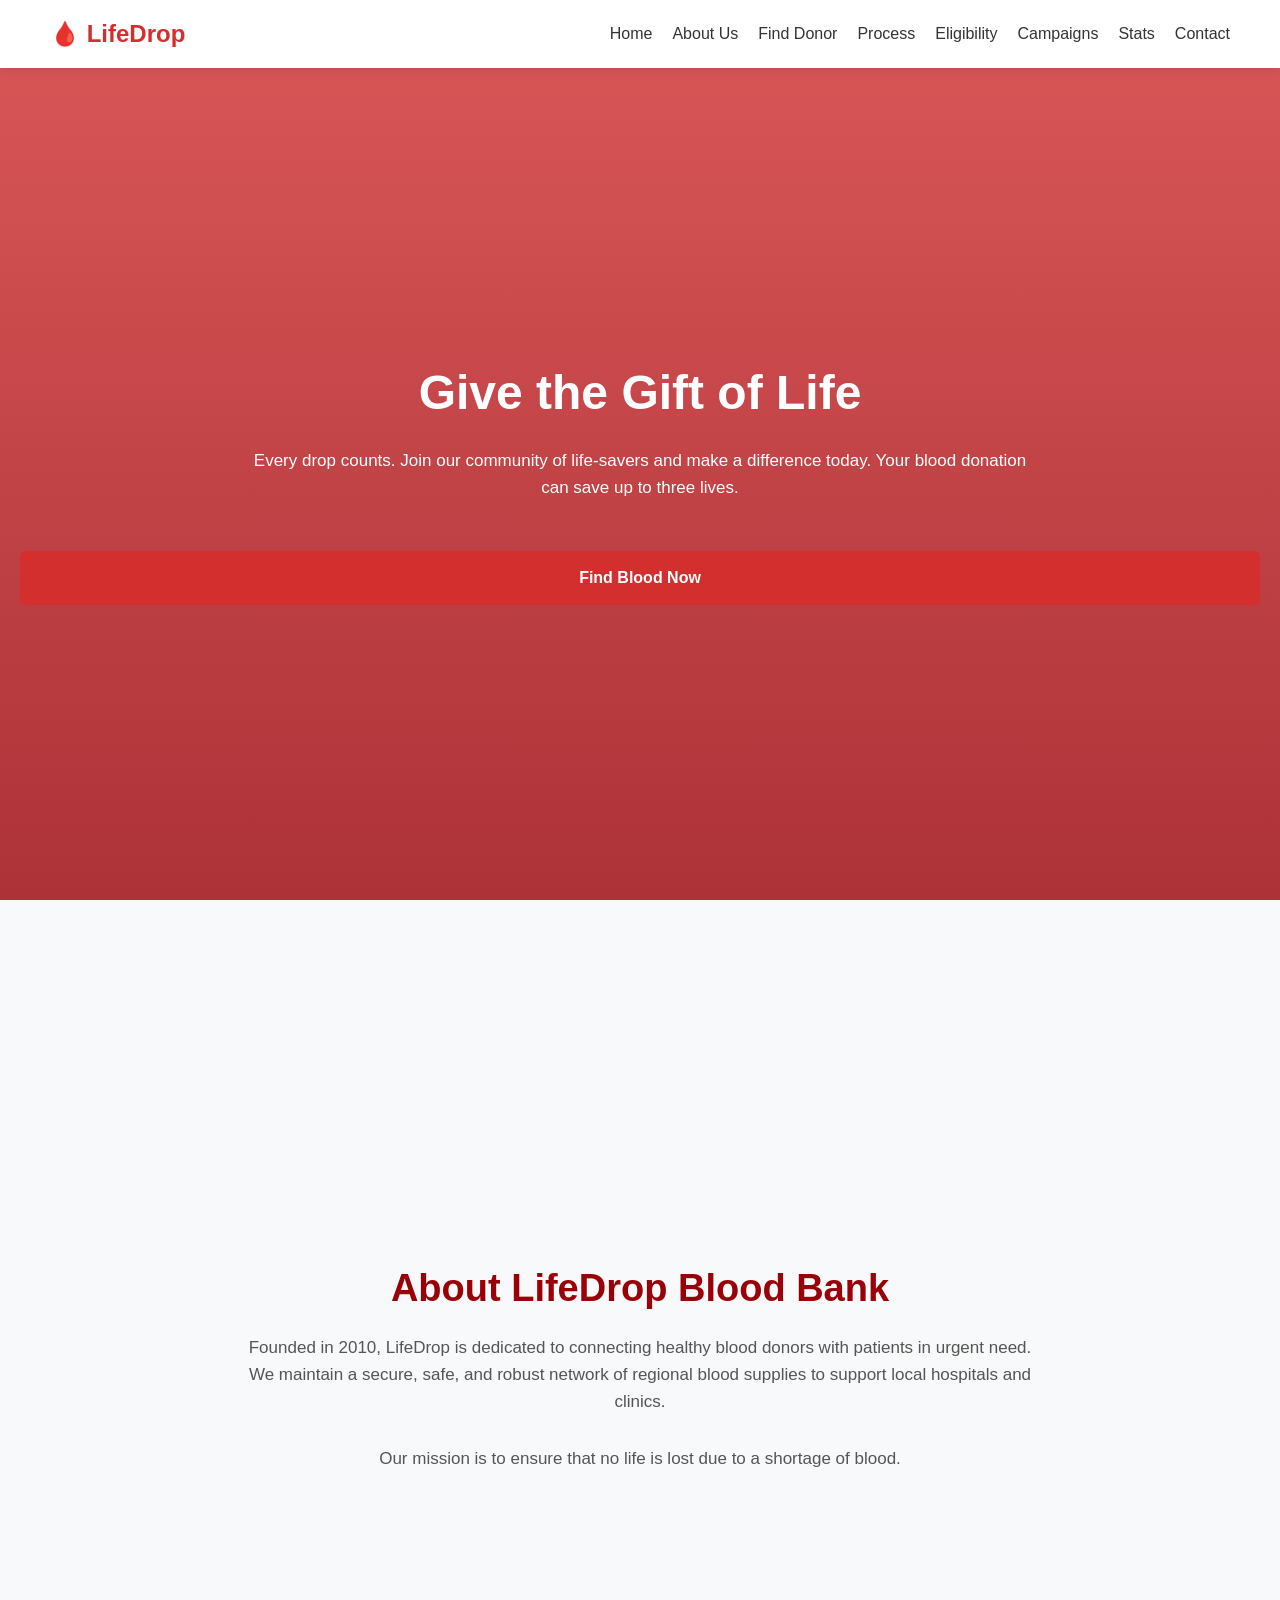
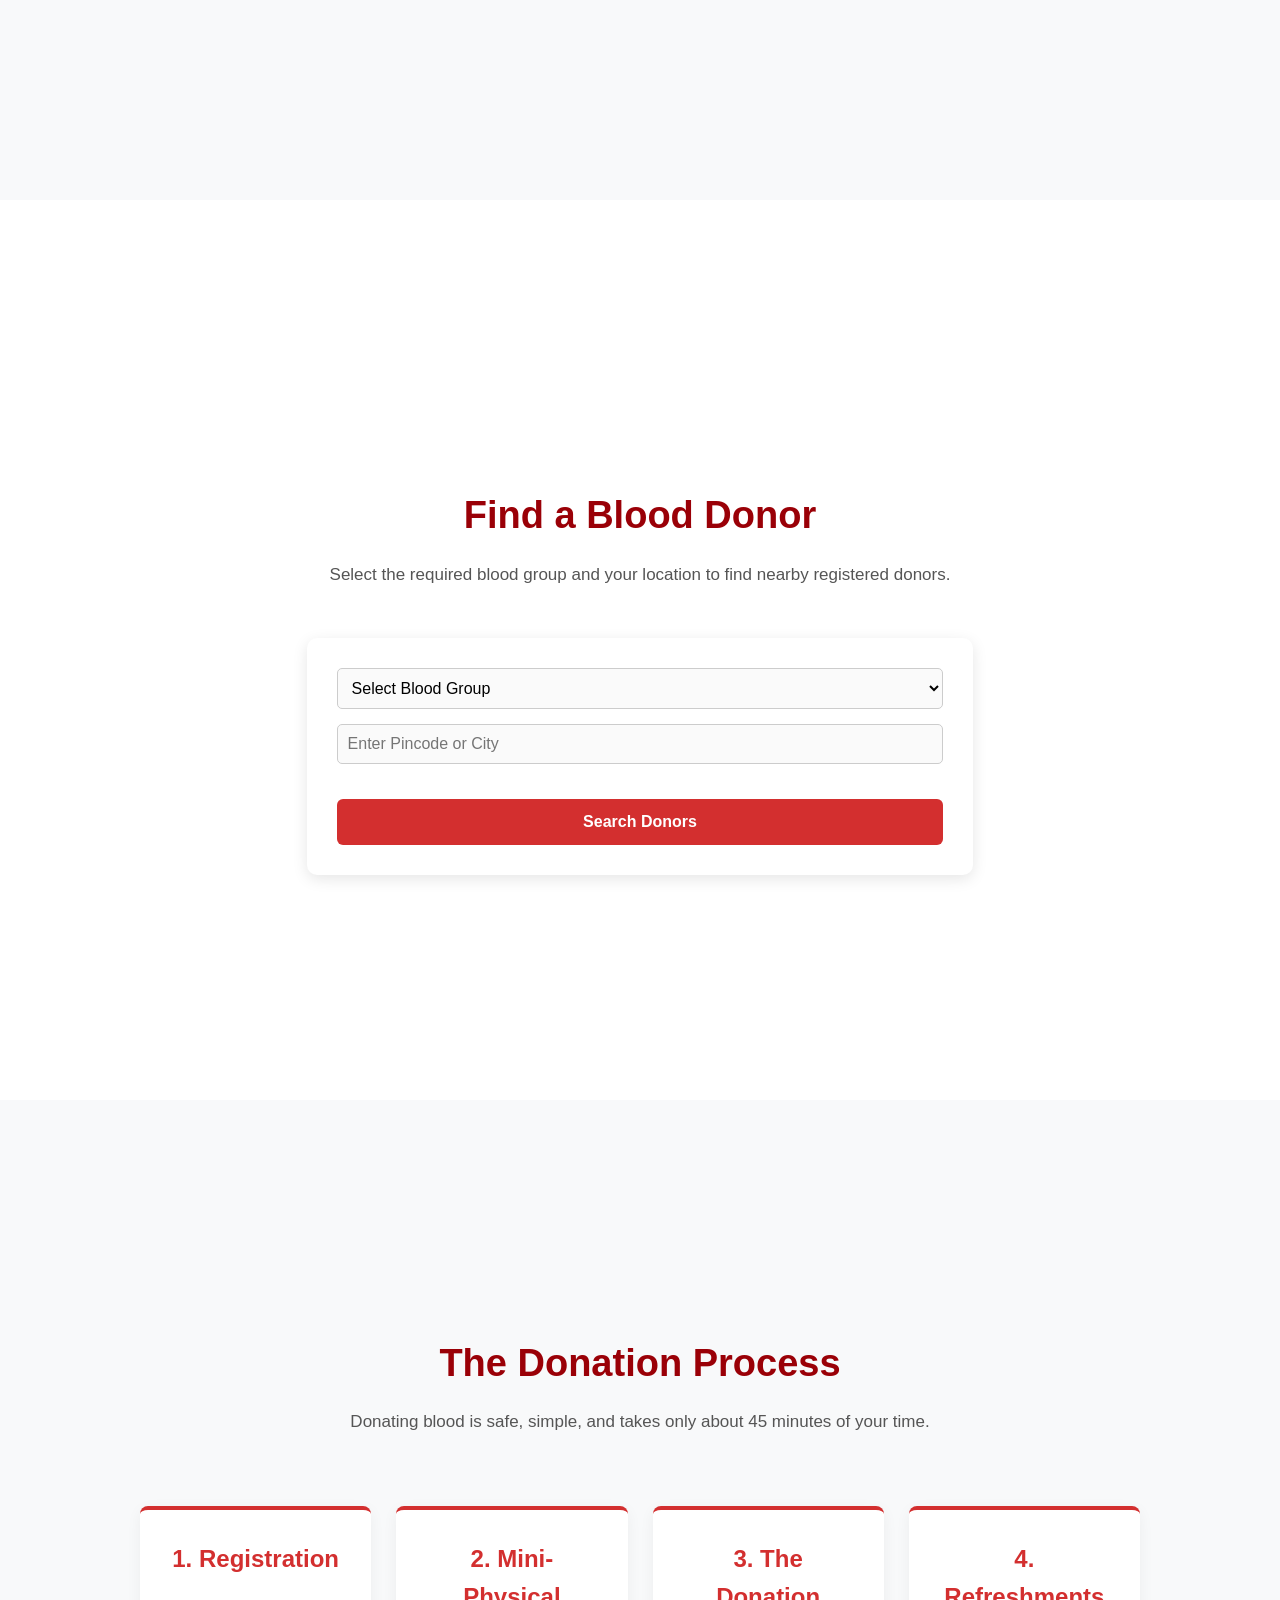
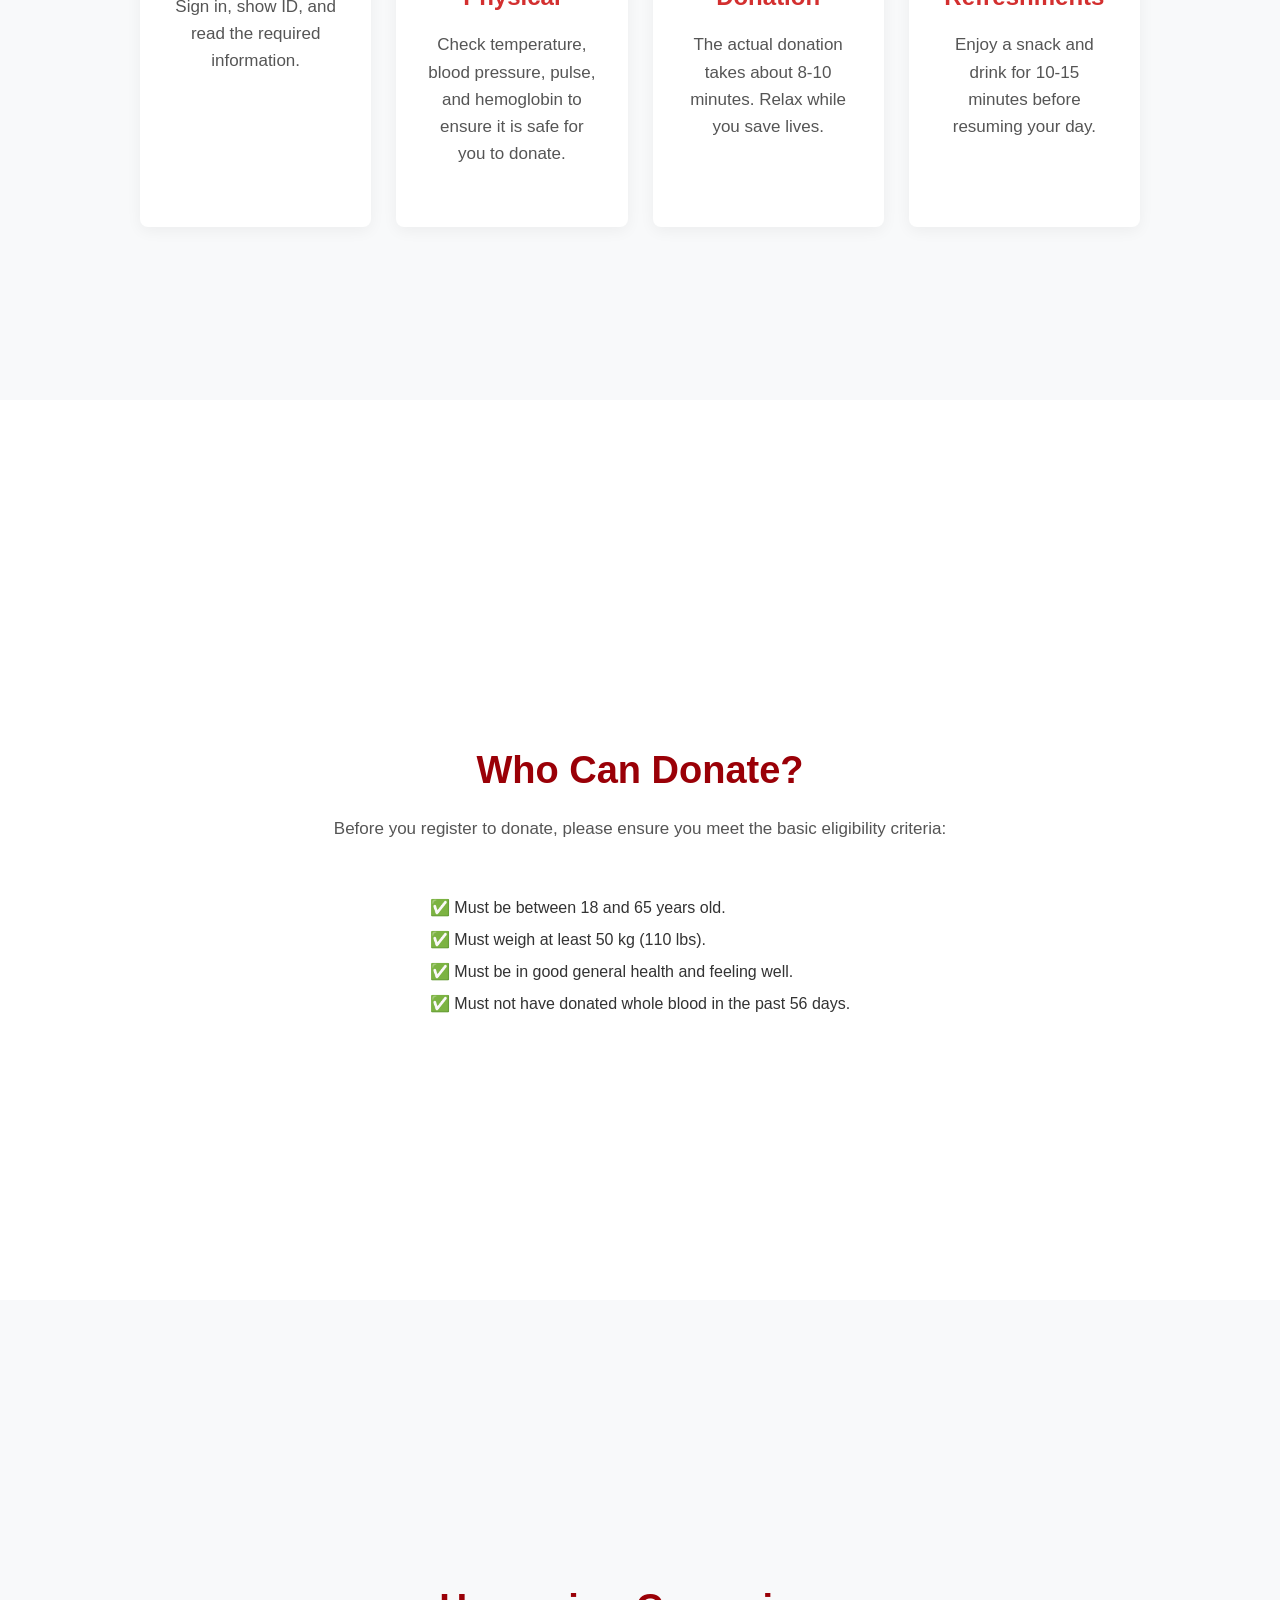
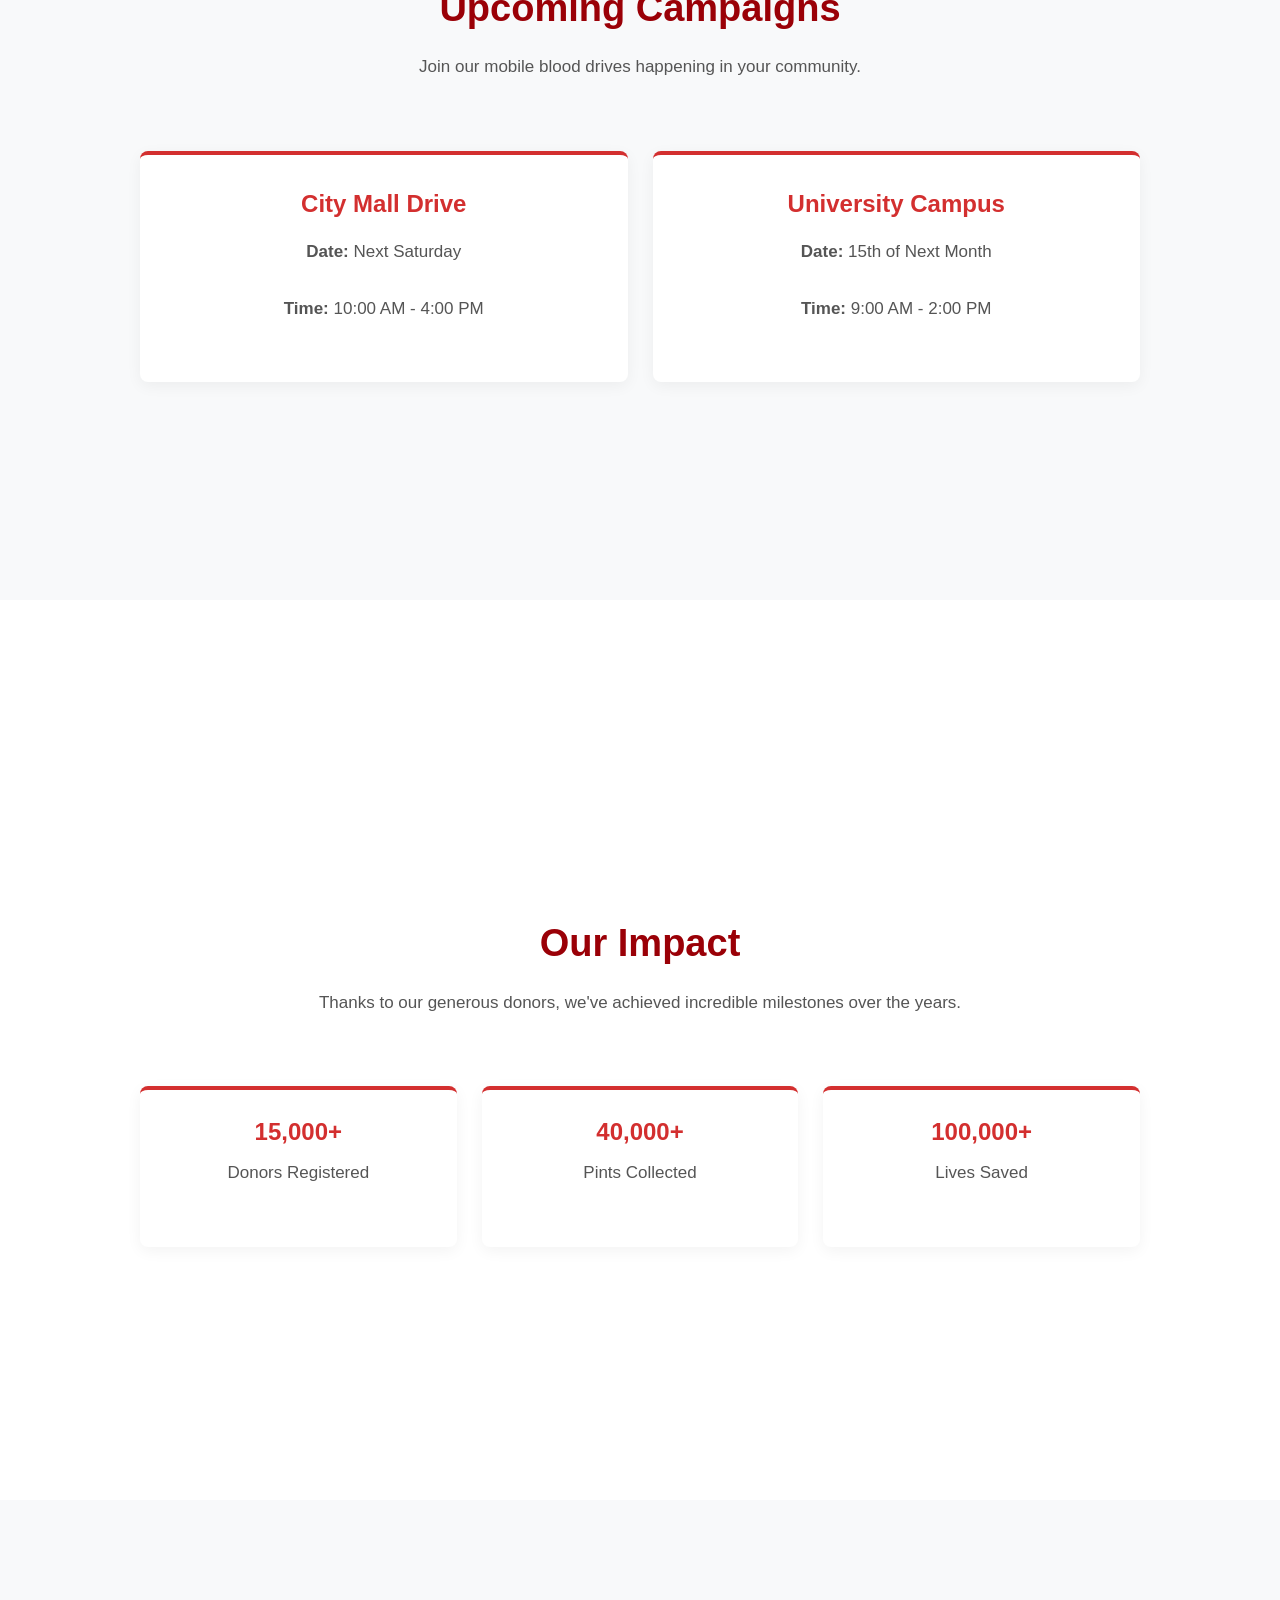
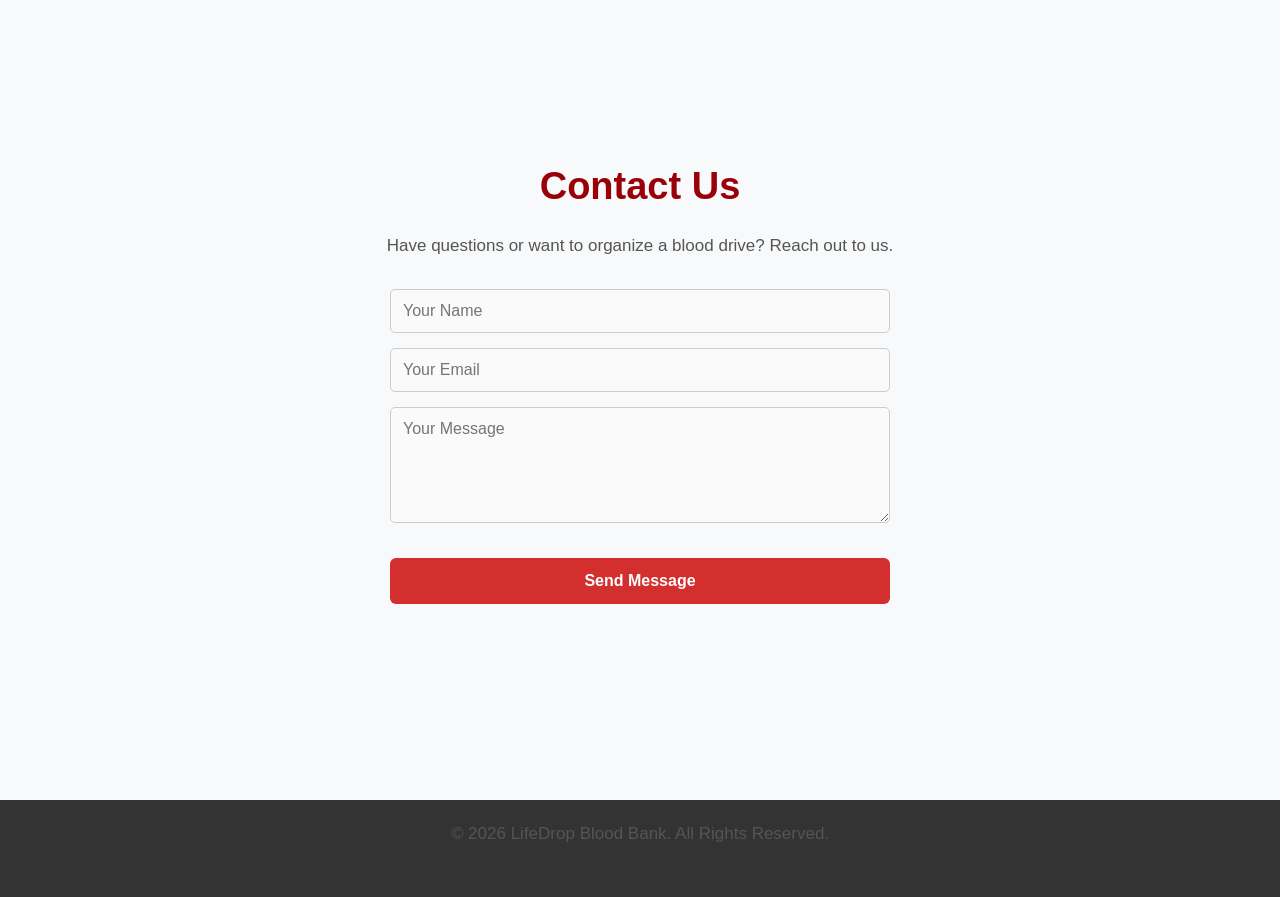
<file: index.html>
<!DOCTYPE html>
<html lang="en">
<head>
    <meta charset="UTF-8">
    <meta name="viewport" content="width=device-width, initial-scale=1.0">
    <title>LifeDrop Blood Bank</title>
    <link rel="stylesheet" href="style.css">
</head>
<body>

    <nav>
        <div class="logo">🩸 LifeDrop</div>
          <ul>
            <li><a href="./index.html">Home</a></li>
            <li><a href="./about.html">About Us</a></li>
            <li><a href="./finddonor.html">Find Donor</a></li>
            <li><a href="./Process.html">Process</a></li>
            <li><a href="./Eligibility.html">Eligibility</a></li>
            <li><a href="./campaigns.html">Campaigns</a></li>
            <li><a href="./stats.html">Stats</a></li>
            <li><a href="./contact.html">Contact</a></li>
        </ul>
    </nav>

    <section id="home">
        <h1>Give the Gift of Life</h1>
        <p>Every drop counts. Join our community of life-savers and make a difference today. Your blood donation can save up to three lives.</p>
        <a href="#find-donor" class="btn">Find Blood Now</a>
    </section>

    <section id="about">
        <h2>About LifeDrop Blood Bank</h2>
        <p>Founded in 2010, LifeDrop is dedicated to connecting healthy blood donors with patients in urgent need. We maintain a secure, safe, and robust network of regional blood supplies to support local hospitals and clinics.</p>
        <p>Our mission is to ensure that no life is lost due to a shortage of blood.</p>
    </section>

    <section id="find-donor">
        <h2>Find a Blood Donor</h2>
        <p>Select the required blood group and your location to find nearby registered donors.</p>
        <div class="search-box">
            <select>
                <option value="">Select Blood Group</option>
                <option value="A+">A+</option>
                <option value="A-">A-</option>
                <option value="B+">B+</option>
                <option value="B-">B-</option>
                <option value="O+">O+</option>
                <option value="O-">O-</option>
                <option value="AB+">AB+</option>
                <option value="AB-">AB-</option>
            </select>
            <input type="text" placeholder="Enter Pincode or City">
            <button class="btn">Search Donors</button>
        </div>
    </section>

    <section id="process">
        <h2>The Donation Process</h2>
        <p>Donating blood is safe, simple, and takes only about 45 minutes of your time.</p>
        <div class="grid-container">
            <div class="card">
                <h3>1. Registration</h3>
                <p>Sign in, show ID, and read the required information.</p>
            </div>
            <div class="card">
                <h3>2. Mini-Physical</h3>
                <p>Check temperature, blood pressure, pulse, and hemoglobin to ensure it is safe for you to donate.</p>
            </div>
            <div class="card">
                <h3>3. The Donation</h3>
                <p>The actual donation takes about 8-10 minutes. Relax while you save lives.</p>
            </div>
            <div class="card">
                <h3>4. Refreshments</h3>
                <p>Enjoy a snack and drink for 10-15 minutes before resuming your day.</p>
            </div>
        </div>
    </section>

    <section id="eligibility">
        <h2>Who Can Donate?</h2>
        <p>Before you register to donate, please ensure you meet the basic eligibility criteria:</p>
        <ul class="eligibility-list">
            <li>✅ Must be between 18 and 65 years old.</li>
            <li>✅ Must weigh at least 50 kg (110 lbs).</li>
            <li>✅ Must be in good general health and feeling well.</li>
            <li>✅ Must not have donated whole blood in the past 56 days.</li>
        </ul>
    </section>

    <section id="campaigns">
        <h2>Upcoming Campaigns</h2>
        <p>Join our mobile blood drives happening in your community.</p>
        <div class="grid-container">
            <div class="card">
                <h3>City Mall Drive</h3>
                <p><strong>Date:</strong> Next Saturday</p>
                <p><strong>Time:</strong> 10:00 AM - 4:00 PM</p>
            </div>
            <div class="card">
                <h3>University Campus</h3>
                <p><strong>Date:</strong> 15th of Next Month</p>
                <p><strong>Time:</strong> 9:00 AM - 2:00 PM</p>
            </div>
        </div>
    </section>

    <section id="stats">
        <h2>Our Impact</h2>
        <p>Thanks to our generous donors, we've achieved incredible milestones over the years.</p>
        <div class="grid-container">
            <div class="card">
                <h3 class="stat-number">15,000+</h3>
                <p>Donors Registered</p>
            </div>
            <div class="card">
                <h3 class="stat-number">40,000+</h3>
                <p>Pints Collected</p>
            </div>
            <div class="card">
                <h3 class="stat-number">100,000+</h3>
                <p>Lives Saved</p>
            </div>
        </div>
    </section>

    <section id="contact">
        <h2>Contact Us</h2>
        <p>Have questions or want to organize a blood drive? Reach out to us.</p>
        <form class="contact-form">
            <input type="text" placeholder="Your Name" required>
            <input type="email" placeholder="Your Email" required>
            <textarea rows="5" placeholder="Your Message" required></textarea>
            <button type="submit" class="btn">Send Message</button>
        </form>
    </section>

    <footer>
        <p>&copy; 2026 LifeDrop Blood Bank. All Rights Reserved.</p>
    </footer>

</body>
</html>
</file>
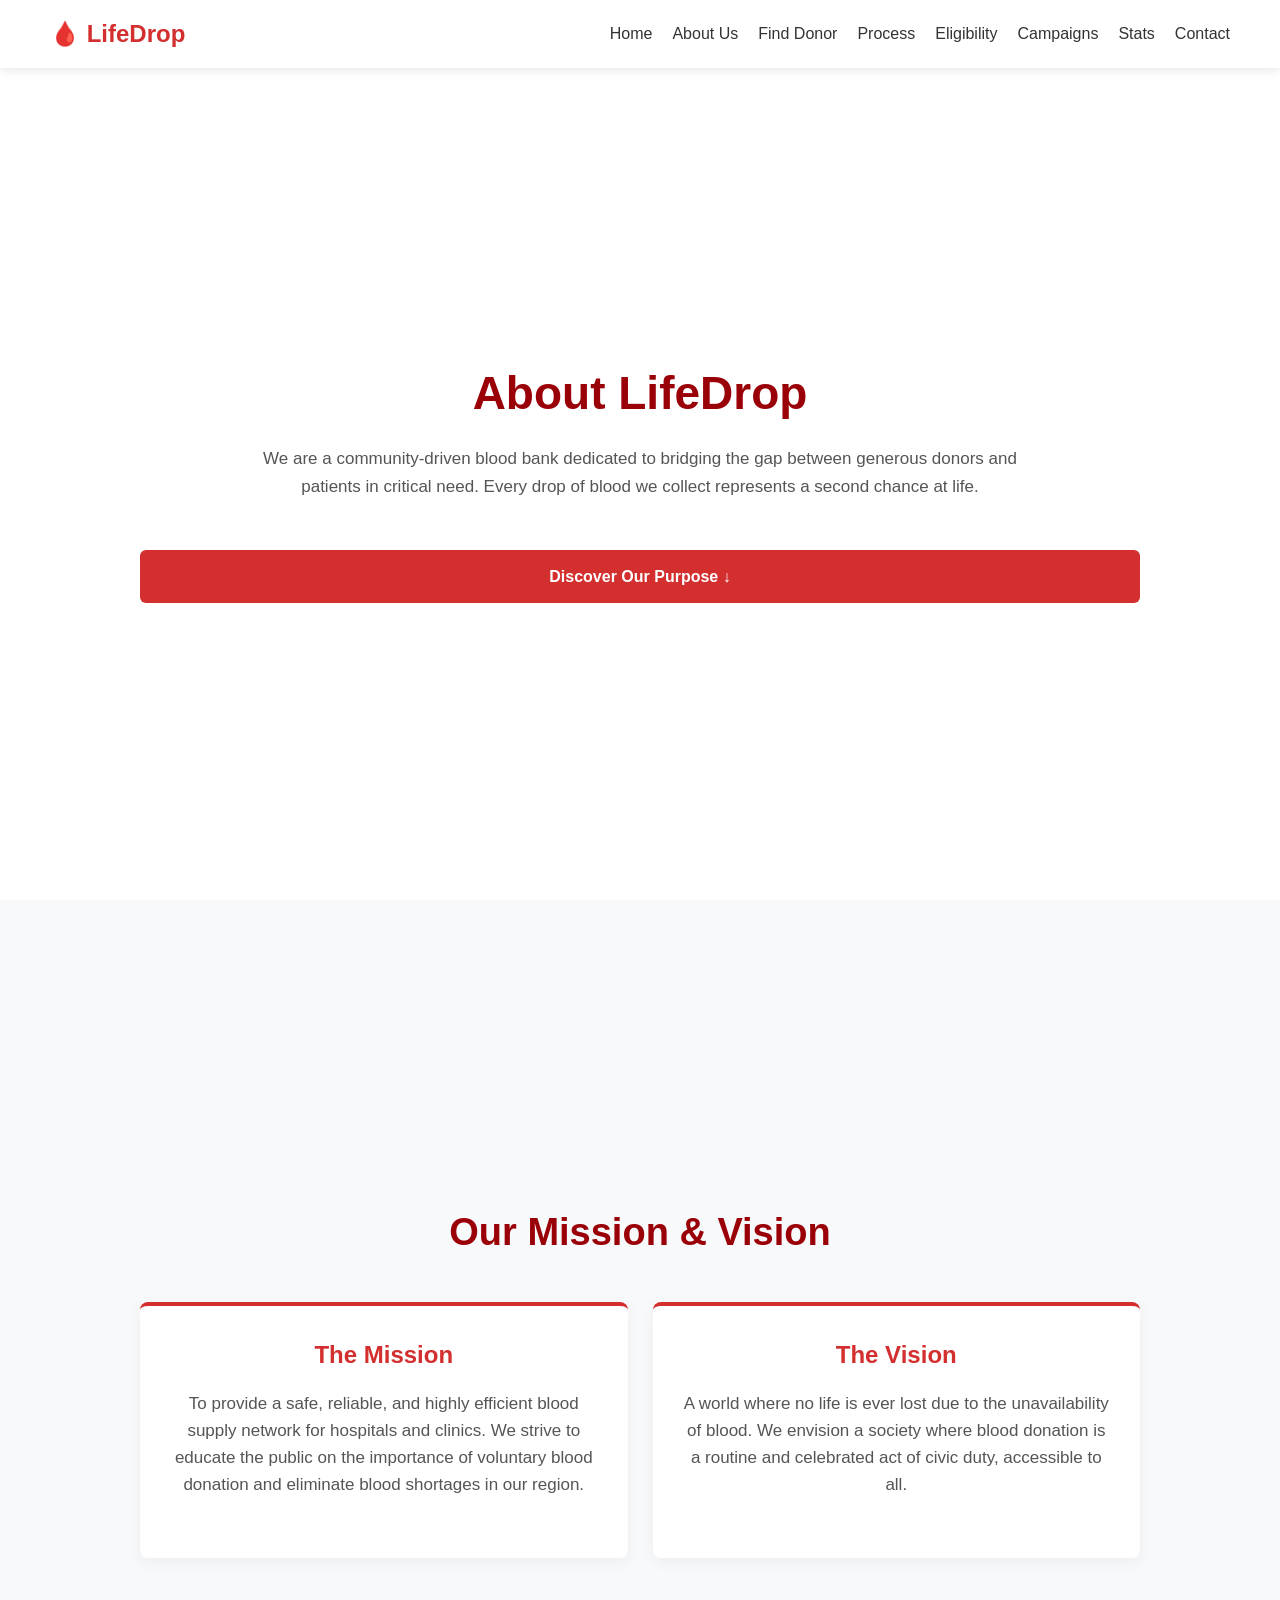
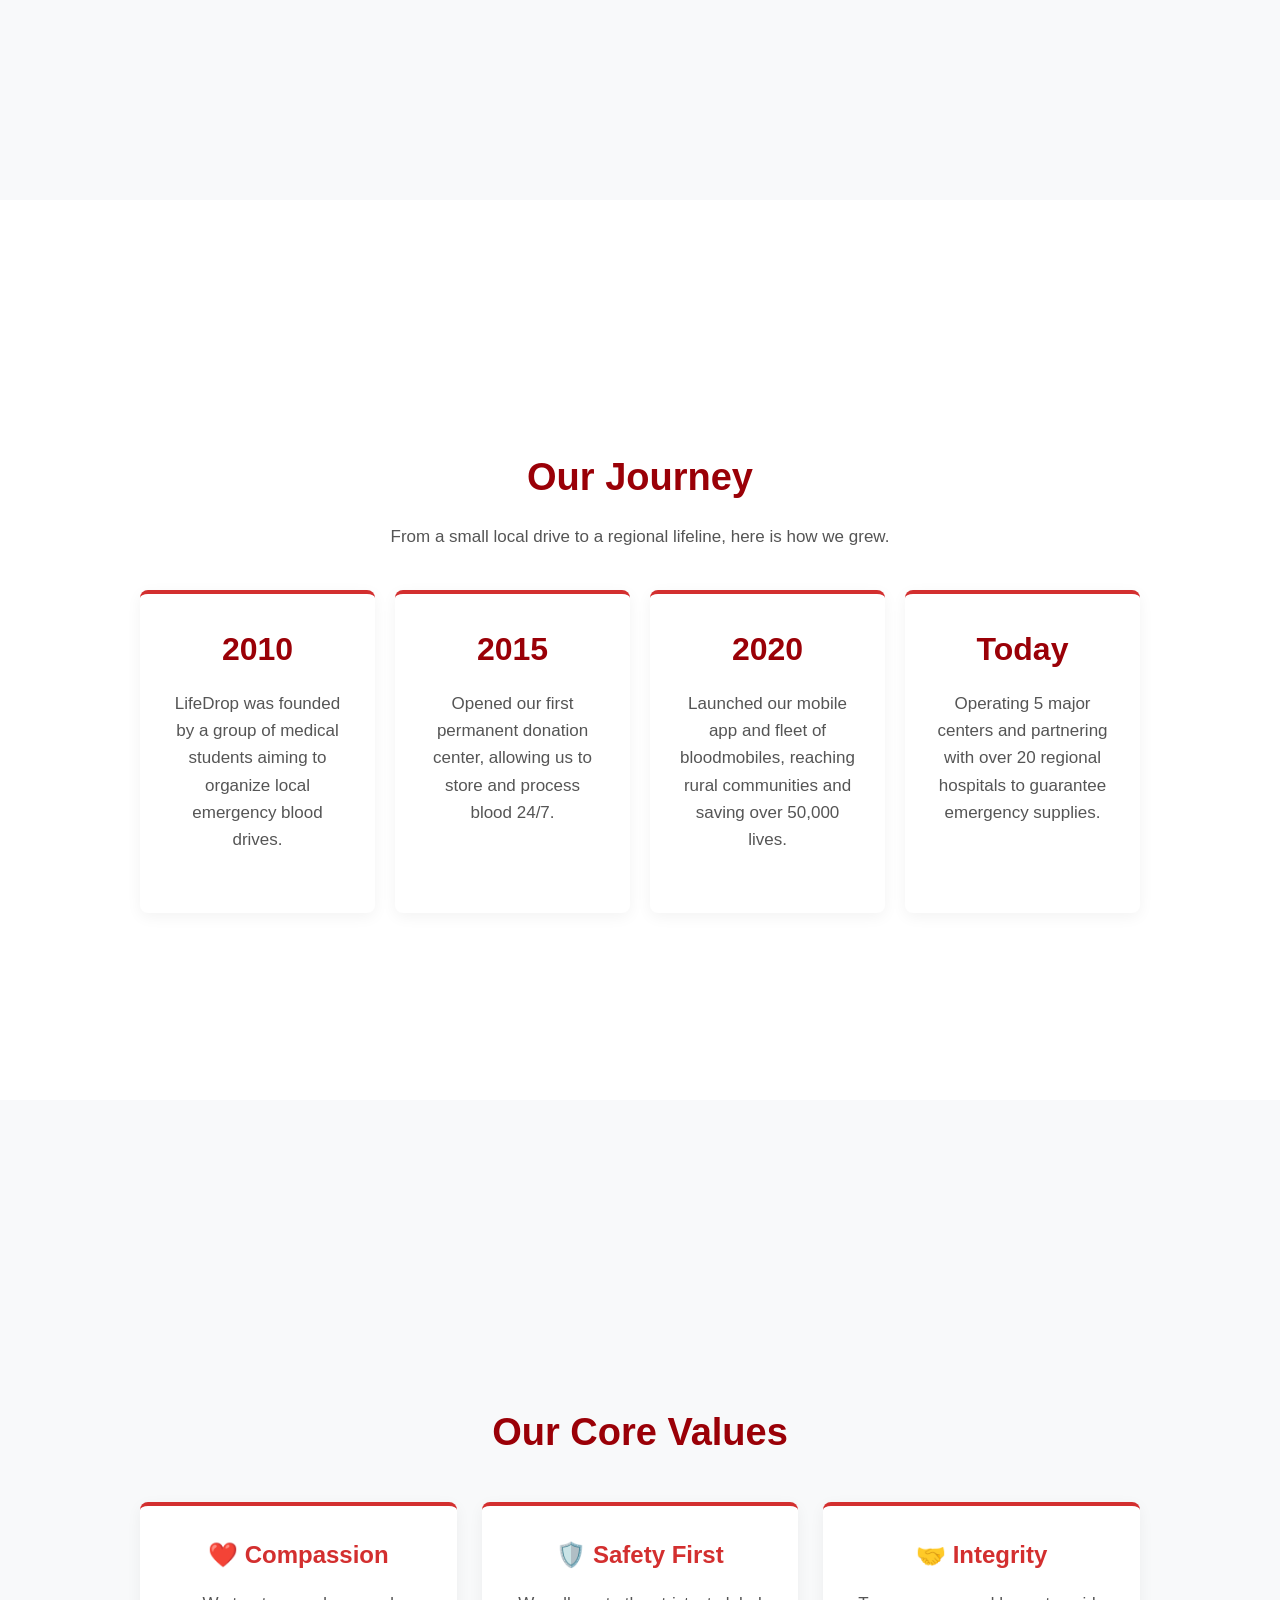
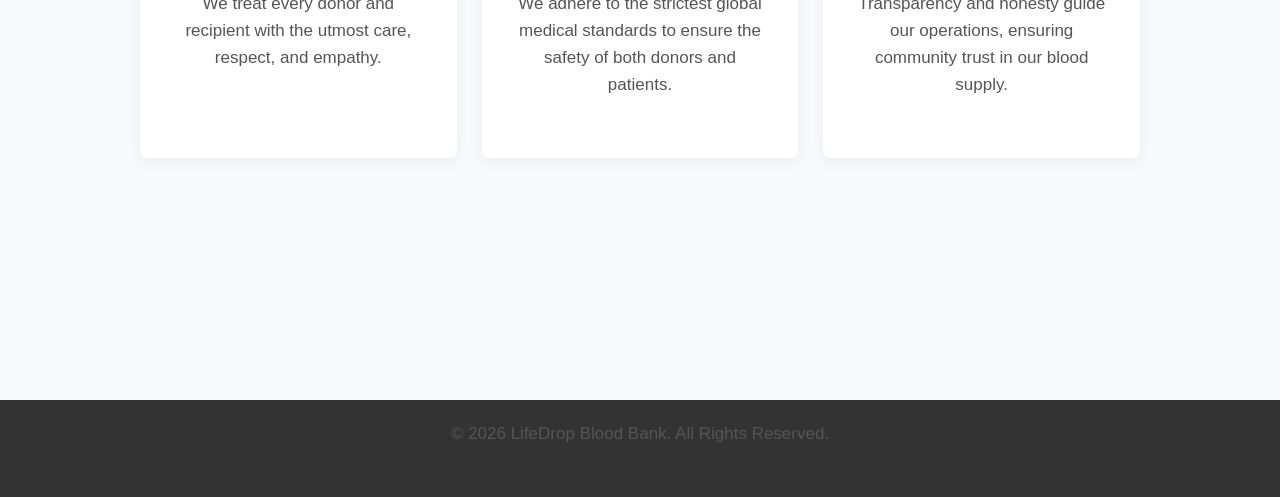
<file: about.html>
<!DOCTYPE html>
<html lang="en">
<head>
    <meta charset="UTF-8">
    <meta name="viewport" content="width=device-width, initial-scale=1.0">
    <title>About Us | LifeDrop Blood Bank</title>
    <link rel="stylesheet" href="style.css">
</head>
<body>

     <nav>
        <div class="logo">🩸 LifeDrop</div>
          <ul>
            <li><a href="./index.html">Home</a></li>
            <li><a href="./about.html">About Us</a></li>
            <li><a href="./finddonor.html">Find Donor</a></li>
            <li><a href="./Process.html">Process</a></li>
            <li><a href="./Eligibility.html">Eligibility</a></li>
            <li><a href="./campaigns.html">Campaigns</a></li>
            <li><a href="./stats.html">Stats</a></li>
            <li><a href="./contact.html">Contact</a></li>
        </ul>
    </nav>

    <section id="intro">
        <div class="content-wrapper">
            <h1>About LifeDrop</h1>
            <p>We are a community-driven blood bank dedicated to bridging the gap between generous donors and patients in critical need. Every drop of blood we collect represents a second chance at life.</p>
            <a href="#mission" class="btn">Discover Our Purpose ↓</a>
        </div>
    </section>

    <section id="mission">
        <div class="content-wrapper">
            <h2>Our Mission & Vision</h2>
            <div class="grid-container">
                <div class="text-box">
                    <h3>The Mission</h3>
                    <p>To provide a safe, reliable, and highly efficient blood supply network for hospitals and clinics. We strive to educate the public on the importance of voluntary blood donation and eliminate blood shortages in our region.</p>
                </div>
                <div class="text-box">
                    <h3>The Vision</h3>
                    <p>A world where no life is ever lost due to the unavailability of blood. We envision a society where blood donation is a routine and celebrated act of civic duty, accessible to all.</p>
                </div>
            </div>
        </div>
    </section>

    <section id="history">
        <div class="content-wrapper">
            <h2>Our Journey</h2>
            <p>From a small local drive to a regional lifeline, here is how we grew.</p>
            <div class="timeline-grid">
                <div class="card">
                    <h3 class="year">2010</h3>
                    <p>LifeDrop was founded by a group of medical students aiming to organize local emergency blood drives.</p>
                </div>
                <div class="card">
                    <h3 class="year">2015</h3>
                    <p>Opened our first permanent donation center, allowing us to store and process blood 24/7.</p>
                </div>
                <div class="card">
                    <h3 class="year">2020</h3>
                    <p>Launched our mobile app and fleet of bloodmobiles, reaching rural communities and saving over 50,000 lives.</p>
                </div>
                <div class="card">
                    <h3 class="year">Today</h3>
                    <p>Operating 5 major centers and partnering with over 20 regional hospitals to guarantee emergency supplies.</p>
                </div>
            </div>
        </div>
    </section>

    <section id="values">
        <div class="content-wrapper">
            <h2>Our Core Values</h2>
            <div class="grid-container">
                <div class="card">
                    <h3>❤️ Compassion</h3>
                    <p>We treat every donor and recipient with the utmost care, respect, and empathy.</p>
                </div>
                <div class="card">
                    <h3>🛡️ Safety First</h3>
                    <p>We adhere to the strictest global medical standards to ensure the safety of both donors and patients.</p>
                </div>
                <div class="card">
                    <h3>🤝 Integrity</h3>
                    <p>Transparency and honesty guide our operations, ensuring community trust in our blood supply.</p>
                </div>
            </div>
        </div>
    </section>

    <footer>
        <p>&copy; 2026 LifeDrop Blood Bank. All Rights Reserved.</p>
    </footer>

</body>
</html>
</file>
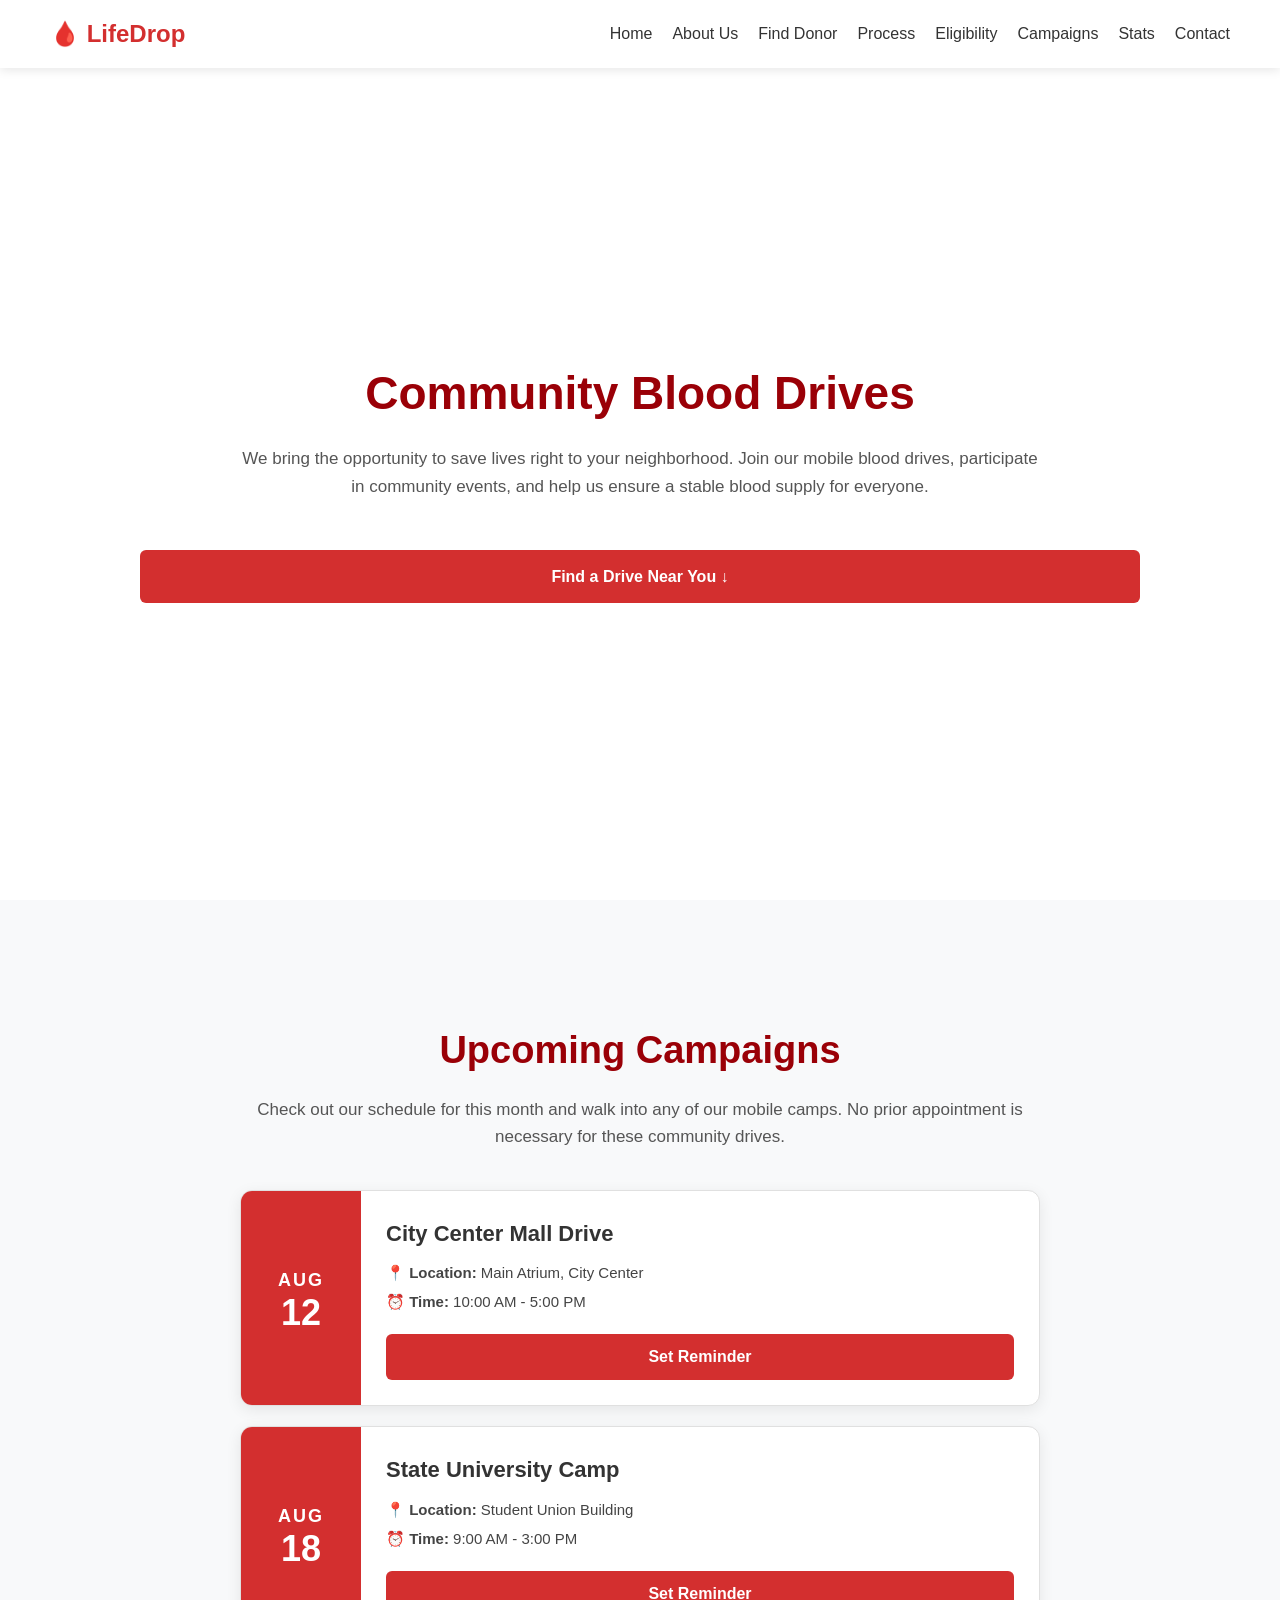
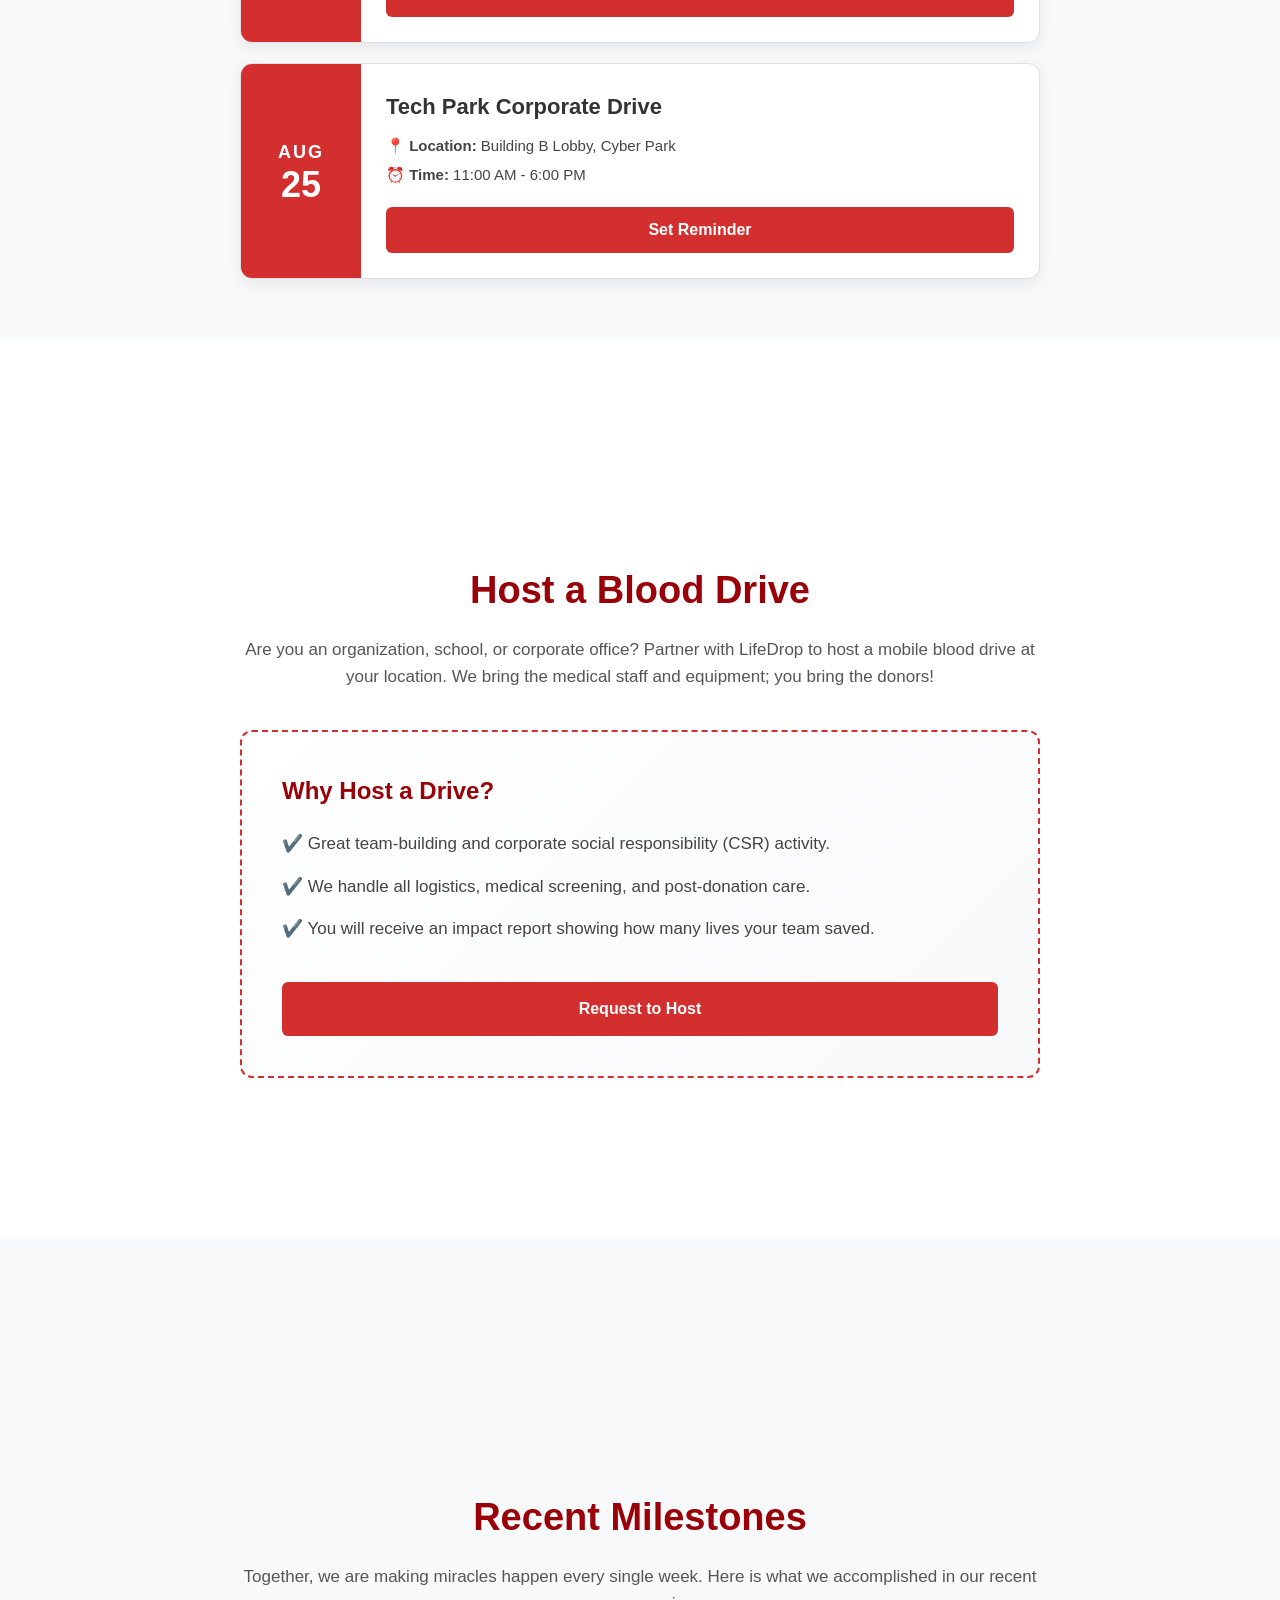
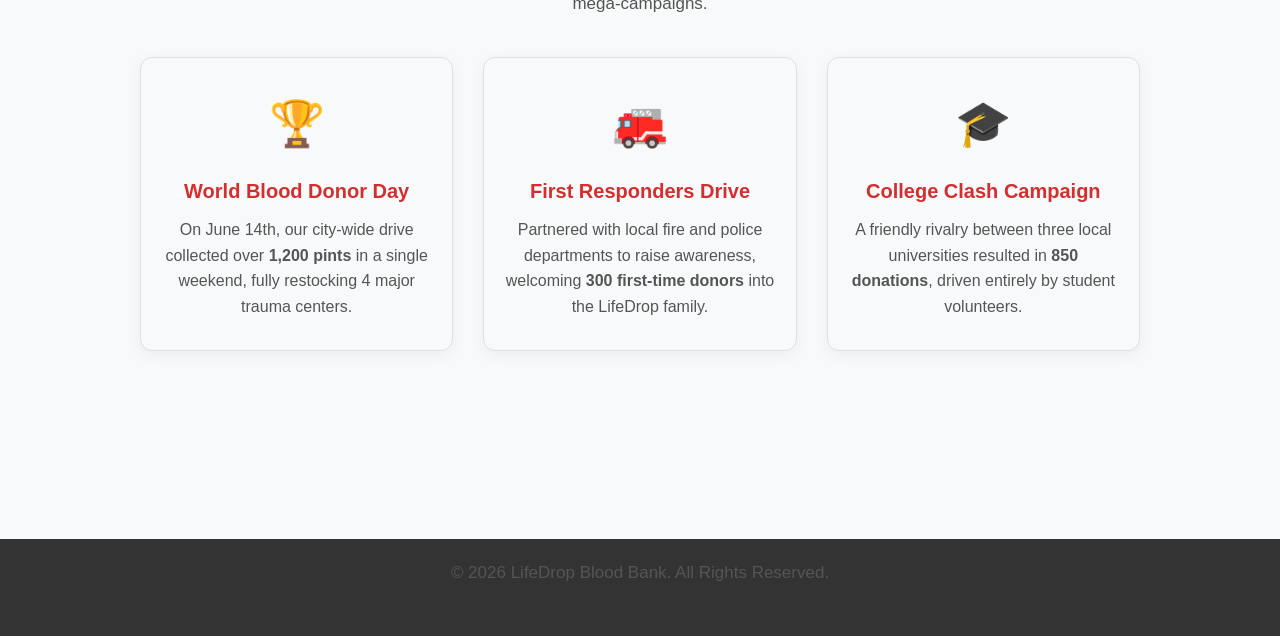
<file: campaigns.html>
<!DOCTYPE html>
<html lang="en">
<head>
    <meta charset="UTF-8">
    <meta name="viewport" content="width=device-width, initial-scale=1.0">
    <title>Campaigns & Drives | LifeDrop Blood Bank</title>
    <link rel="stylesheet" href="style.css">
</head>
<body>

    <!-- Local Navigation for Scrolling Sections -->
    <nav>
        <div class="logo">🩸 LifeDrop</div>
         <ul>
            <li><a href="./index.html">Home</a></li>
            <li><a href="./about.html">About Us</a></li>
            <li><a href="./finddonor.html">Find Donor</a></li>
            <li><a href="./Process.html">Process</a></li>
            <li><a href="./Eligibility.html">Eligibility</a></li>
            <li><a href="./campaigns.html">Campaigns</a></li>
            <li><a href="./stats.html">Stats</a></li>
            <li><a href="./contact.html">Contact</a></li>
        </ul>
    </nav>

    <!-- Section 1: Overview (Hero) -->
    <section id="overview">
        <div class="container">
            <h1>Community Blood Drives</h1>
            <p>We bring the opportunity to save lives right to your neighborhood. Join our mobile blood drives, participate in community events, and help us ensure a stable blood supply for everyone.</p>
            <a href="#upcoming" class="btn">Find a Drive Near You ↓</a>
        </div>
    </section>

    <!-- Section 2: Upcoming Drives -->
    <section id="upcoming">
        <div class="container">
            <h2>Upcoming Campaigns</h2>
            <p>Check out our schedule for this month and walk into any of our mobile camps. No prior appointment is necessary for these community drives.</p>
            
            <div class="events-grid">
                <!-- Event Card 1 -->
                <div class="event-card">
                    <div class="event-date">
                        <span class="month">AUG</span>
                        <span class="day">12</span>
                    </div>
                    <div class="event-details">
                        <h3>City Center Mall Drive</h3>
                        <p>📍 <strong>Location:</strong> Main Atrium, City Center</p>
                        <p>⏰ <strong>Time:</strong> 10:00 AM - 5:00 PM</p>
                        <button class="btn btn-small">Set Reminder</button>
                    </div>
                </div>

                <!-- Event Card 2 -->
                <div class="event-card">
                    <div class="event-date">
                        <span class="month">AUG</span>
                        <span class="day">18</span>
                    </div>
                    <div class="event-details">
                        <h3>State University Camp</h3>
                        <p>📍 <strong>Location:</strong> Student Union Building</p>
                        <p>⏰ <strong>Time:</strong> 9:00 AM - 3:00 PM</p>
                        <button class="btn btn-small">Set Reminder</button>
                    </div>
                </div>

                <!-- Event Card 3 -->
                <div class="event-card">
                    <div class="event-date">
                        <span class="month">AUG</span>
                        <span class="day">25</span>
                    </div>
                    <div class="event-details">
                        <h3>Tech Park Corporate Drive</h3>
                        <p>📍 <strong>Location:</strong> Building B Lobby, Cyber Park</p>
                        <p>⏰ <strong>Time:</strong> 11:00 AM - 6:00 PM</p>
                        <button class="btn btn-small">Set Reminder</button>
                    </div>
                </div>
            </div>
        </div>
    </section>

    <!-- Section 3: Host a Drive -->
    <section id="host-drive">
        <div class="container">
            <h2>Host a Blood Drive</h2>
            <p>Are you an organization, school, or corporate office? Partner with LifeDrop to host a mobile blood drive at your location. We bring the medical staff and equipment; you bring the donors!</p>
            
            <div class="host-box">
                <div class="host-content">
                    <h3>Why Host a Drive?</h3>
                    <ul>
                        <li>✔️ Great team-building and corporate social responsibility (CSR) activity.</li>
                        <li>✔️ We handle all logistics, medical screening, and post-donation care.</li>
                        <li>✔️ You will receive an impact report showing how many lives your team saved.</li>
                    </ul>
                    <a href="#contact" class="btn btn-outline">Request to Host</a>
                </div>
            </div>
        </div>
    </section>

    <!-- Section 4: Past Success Stories -->
    <section id="past-success">
        <div class="container">
            <h2>Recent Milestones</h2>
            <p>Together, we are making miracles happen every single week. Here is what we accomplished in our recent mega-campaigns.</p>
            
            <div class="milestone-grid">
                <div class="milestone-card">
                    <div class="icon">🏆</div>
                    <h3>World Blood Donor Day</h3>
                    <p>On June 14th, our city-wide drive collected over <strong>1,200 pints</strong> in a single weekend, fully restocking 4 major trauma centers.</p>
                </div>
                <div class="milestone-card">
                    <div class="icon">🚒</div>
                    <h3>First Responders Drive</h3>
                    <p>Partnered with local fire and police departments to raise awareness, welcoming <strong>300 first-time donors</strong> into the LifeDrop family.</p>
                </div>
                <div class="milestone-card">
                    <div class="icon">🎓</div>
                    <h3>College Clash Campaign</h3>
                    <p>A friendly rivalry between three local universities resulted in <strong>850 donations</strong>, driven entirely by student volunteers.</p>
                </div>
            </div>
        </div>
    </section>

    <!-- Footer -->
    <footer>
        <p>&copy; 2026 LifeDrop Blood Bank. All Rights Reserved.</p>
    </footer>

</body>
</html>
</file>
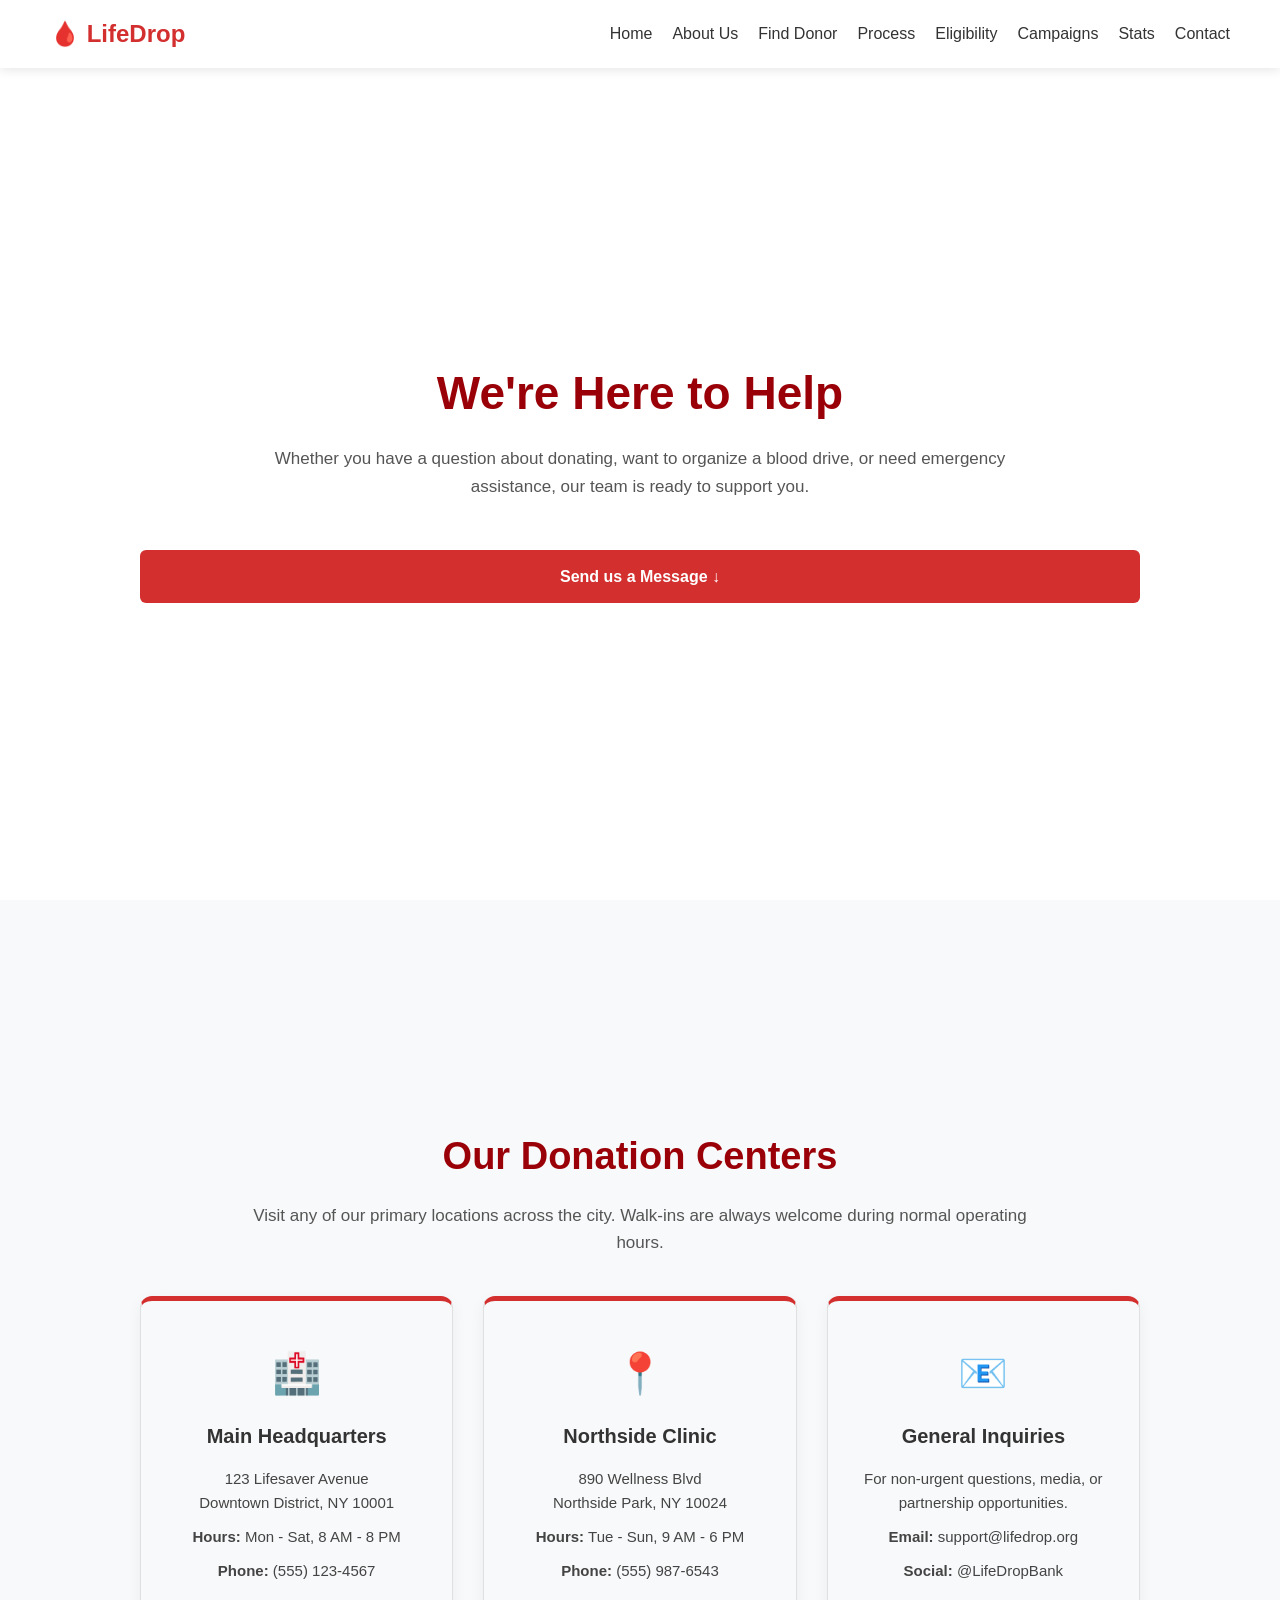
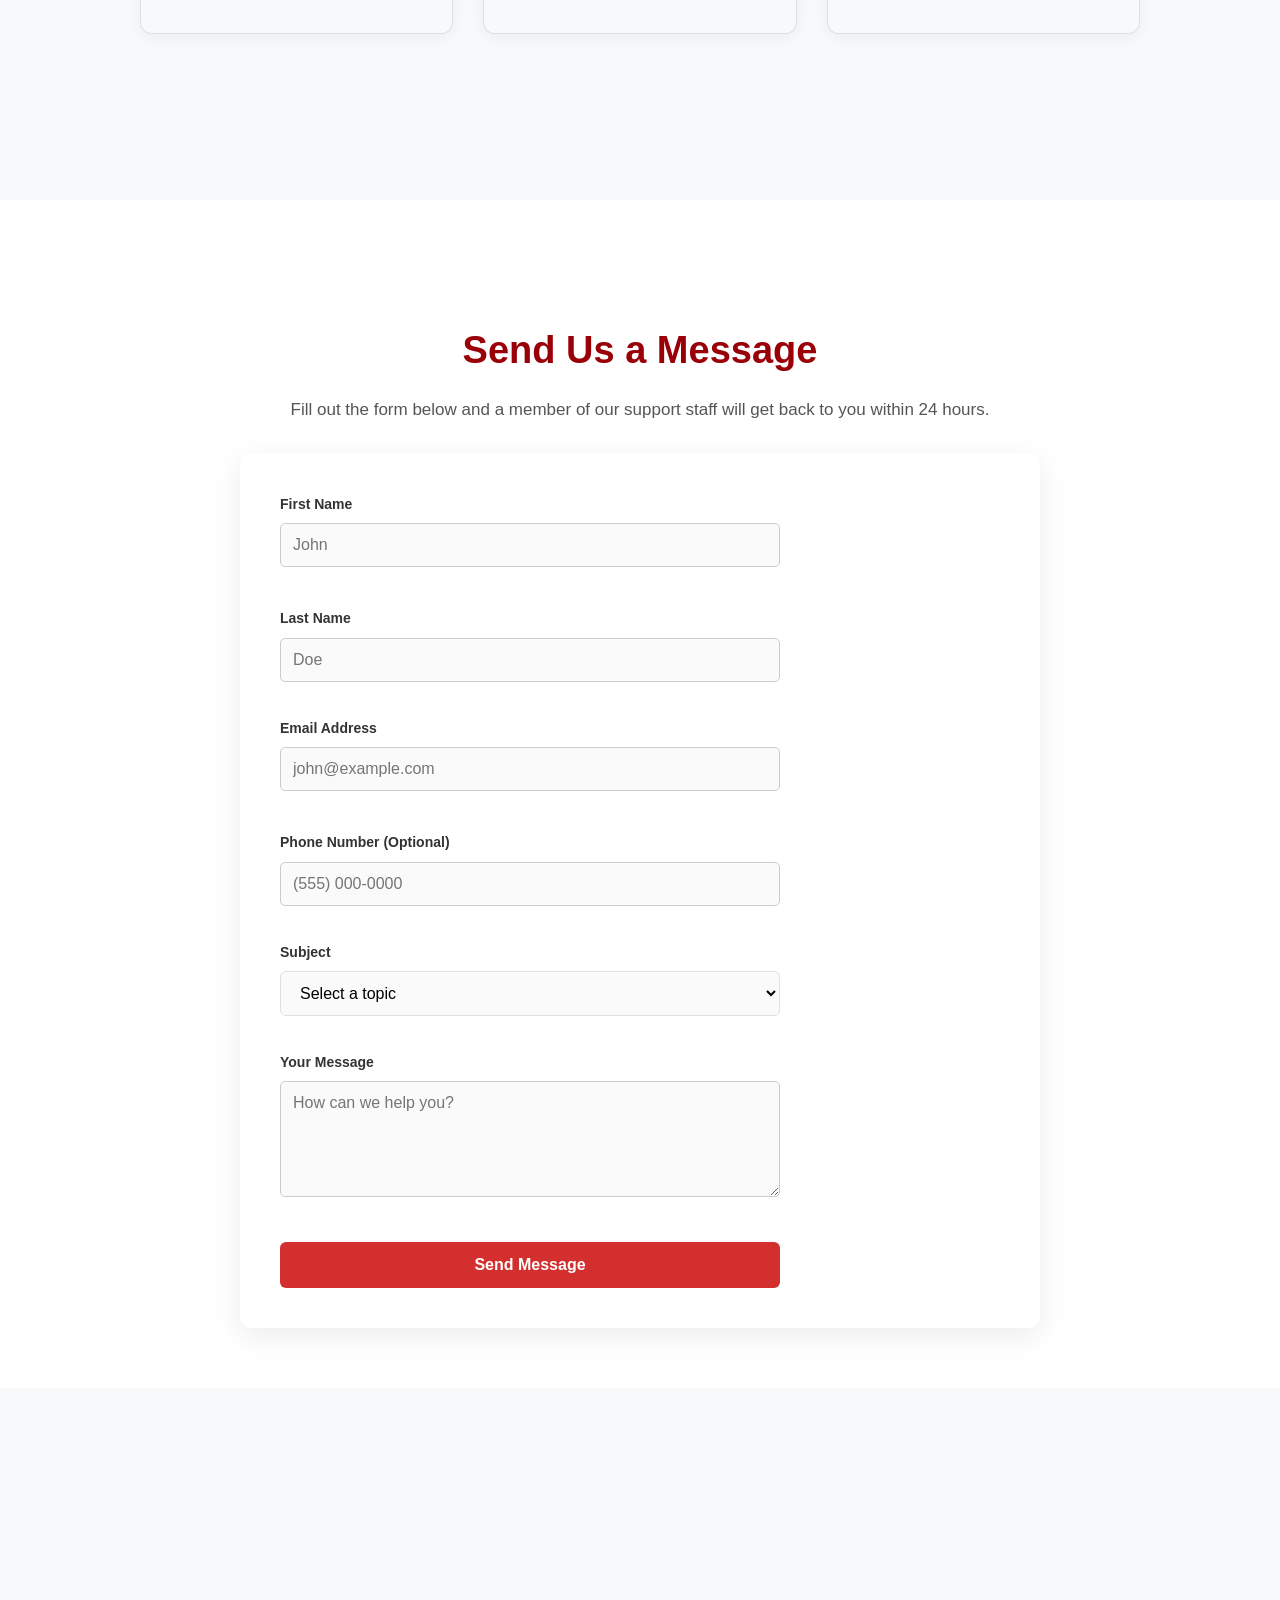
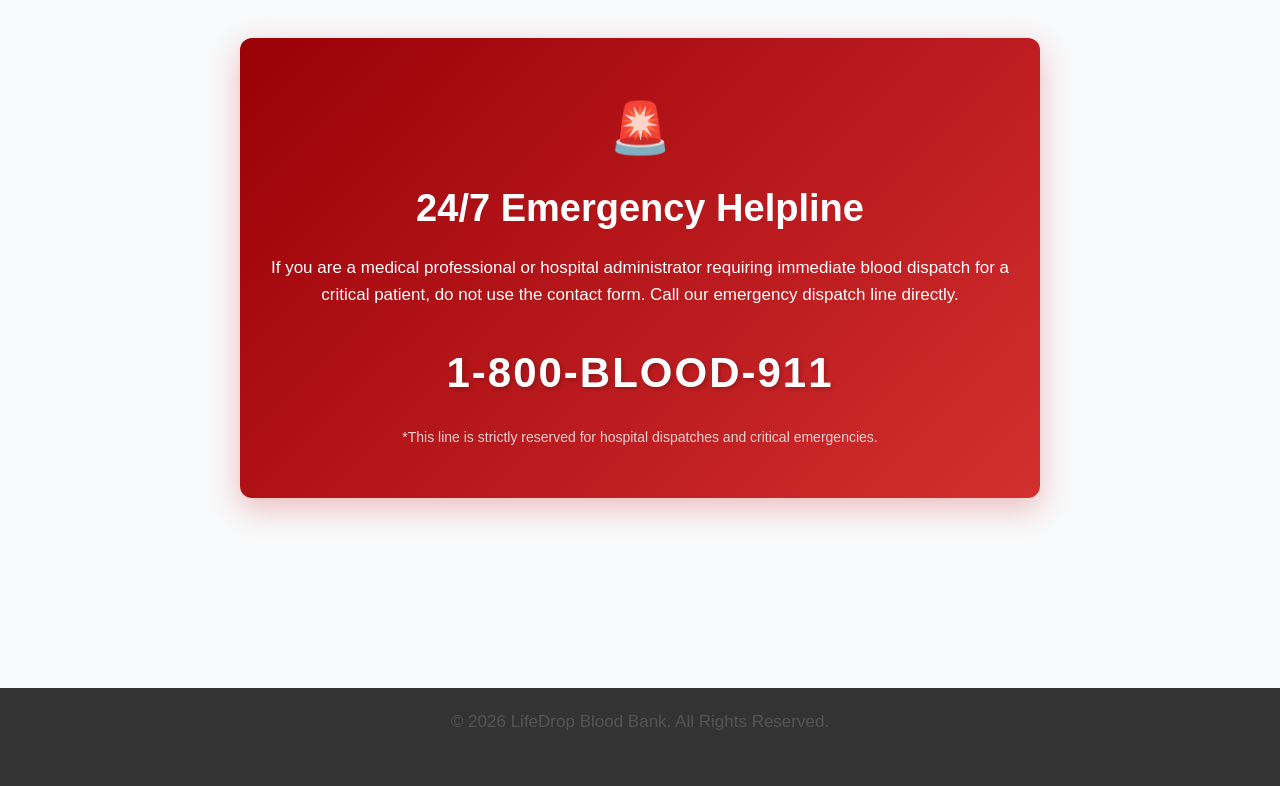
<file: contact.html>
<!DOCTYPE html>
<html lang="en">
<head>
    <meta charset="UTF-8">
    <meta name="viewport" content="width=device-width, initial-scale=1.0">
    <title>Contact Us | LifeDrop Blood Bank</title>
    <link rel="stylesheet" href="style.css">
</head>
<body>

    <!-- Local Navigation for Scrolling Sections -->
    <nav>
        <div class="logo">🩸 LifeDrop</div>
       <ul>
            <li><a href="./index.html">Home</a></li>
            <li><a href="./about.html">About Us</a></li>
            <li><a href="./finddonor.html">Find Donor</a></li>
            <li><a href="./Process.html">Process</a></li>
            <li><a href="./Eligibility.html">Eligibility</a></li>
            <li><a href="./campaigns.html">Campaigns</a></li>
            <li><a href="./stats.html">Stats</a></li>
            <li><a href="./contact.html">Contact</a></li>
        </ul>
    </nav>

    <!-- Section 1: Introduction (Hero) -->
    <section id="intro">
        <div class="container">
            <h1>We're Here to Help</h1>
            <p>Whether you have a question about donating, want to organize a blood drive, or need emergency assistance, our team is ready to support you.</p>
            <a href="#message" class="btn">Send us a Message ↓</a>
        </div>
    </section>

    <!-- Section 2: Contact Info & Locations -->
    <section id="locations">
        <div class="container">
            <h2>Our Donation Centers</h2>
            <p>Visit any of our primary locations across the city. Walk-ins are always welcome during normal operating hours.</p>
            
            <div class="locations-grid">
                <!-- Location 1 -->
                <div class="location-card">
                    <div class="icon">🏥</div>
                    <h3>Main Headquarters</h3>
                    <p>123 Lifesaver Avenue<br>Downtown District, NY 10001</p>
                    <p><strong>Hours:</strong> Mon - Sat, 8 AM - 8 PM</p>
                    <p><strong>Phone:</strong> (555) 123-4567</p>
                </div>
                <!-- Location 2 -->
                <div class="location-card">
                    <div class="icon">📍</div>
                    <h3>Northside Clinic</h3>
                    <p>890 Wellness Blvd<br>Northside Park, NY 10024</p>
                    <p><strong>Hours:</strong> Tue - Sun, 9 AM - 6 PM</p>
                    <p><strong>Phone:</strong> (555) 987-6543</p>
                </div>
                <!-- Location 3 -->
                <div class="location-card">
                    <div class="icon">📧</div>
                    <h3>General Inquiries</h3>
                    <p>For non-urgent questions, media, or partnership opportunities.</p>
                    <p><strong>Email:</strong> support@lifedrop.org</p>
                    <p><strong>Social:</strong> @LifeDropBank</p>
                </div>
            </div>
        </div>
    </section>

    <!-- Section 3: Send a Message (Form) -->
    <section id="message">
        <div class="container">
            <h2>Send Us a Message</h2>
            <p>Fill out the form below and a member of our support staff will get back to you within 24 hours.</p>
            
            <div class="form-wrapper">
                <form class="contact-form" onsubmit="event.preventDefault(); alert('Message sent successfully!');">
                    <div class="form-row">
                        <div class="form-group">
                            <label for="first-name">First Name</label>
                            <input type="text" id="first-name" placeholder="John" required>
                        </div>
                        <div class="form-group">
                            <label for="last-name">Last Name</label>
                            <input type="text" id="last-name" placeholder="Doe" required>
                        </div>
                    </div>
                    
                    <div class="form-row">
                        <div class="form-group">
                            <label for="email">Email Address</label>
                            <input type="email" id="email" placeholder="john@example.com" required>
                        </div>
                        <div class="form-group">
                            <label for="phone">Phone Number (Optional)</label>
                            <input type="tel" id="phone" placeholder="(555) 000-0000">
                        </div>
                    </div>

                    <div class="form-group">
                        <label for="subject">Subject</label>
                        <select id="subject" required>
                            <option value="">Select a topic</option>
                            <option value="donate">Question about Donating</option>
                            <option value="host">Hosting a Blood Drive</option>
                            <option value="volunteer">Volunteering</option>
                            <option value="other">Other Inquiry</option>
                        </select>
                    </div>

                    <div class="form-group">
                        <label for="user-message">Your Message</label>
                        <textarea id="user-message" rows="5" placeholder="How can we help you?" required></textarea>
                    </div>

                    <button type="submit" class="btn btn-submit">Send Message</button>
                </form>
            </div>
        </div>
    </section>

    <!-- Section 4: 24/7 Emergency Support -->
    <section id="emergency">
        <div class="container">
            <div class="emergency-banner">
                <div class="emergency-icon">🚨</div>
                <h2>24/7 Emergency Helpline</h2>
                <p>If you are a medical professional or hospital administrator requiring immediate blood dispatch for a critical patient, do not use the contact form. Call our emergency dispatch line directly.</p>
                <div class="emergency-number">1-800-BLOOD-911</div>
                <p class="small-text">*This line is strictly reserved for hospital dispatches and critical emergencies.</p>
            </div>
        </div>
    </section>

    <!-- Footer -->
    <footer>
        <p>&copy; 2026 LifeDrop Blood Bank. All Rights Reserved.</p>
    </footer>

</body>
</html>
</file>
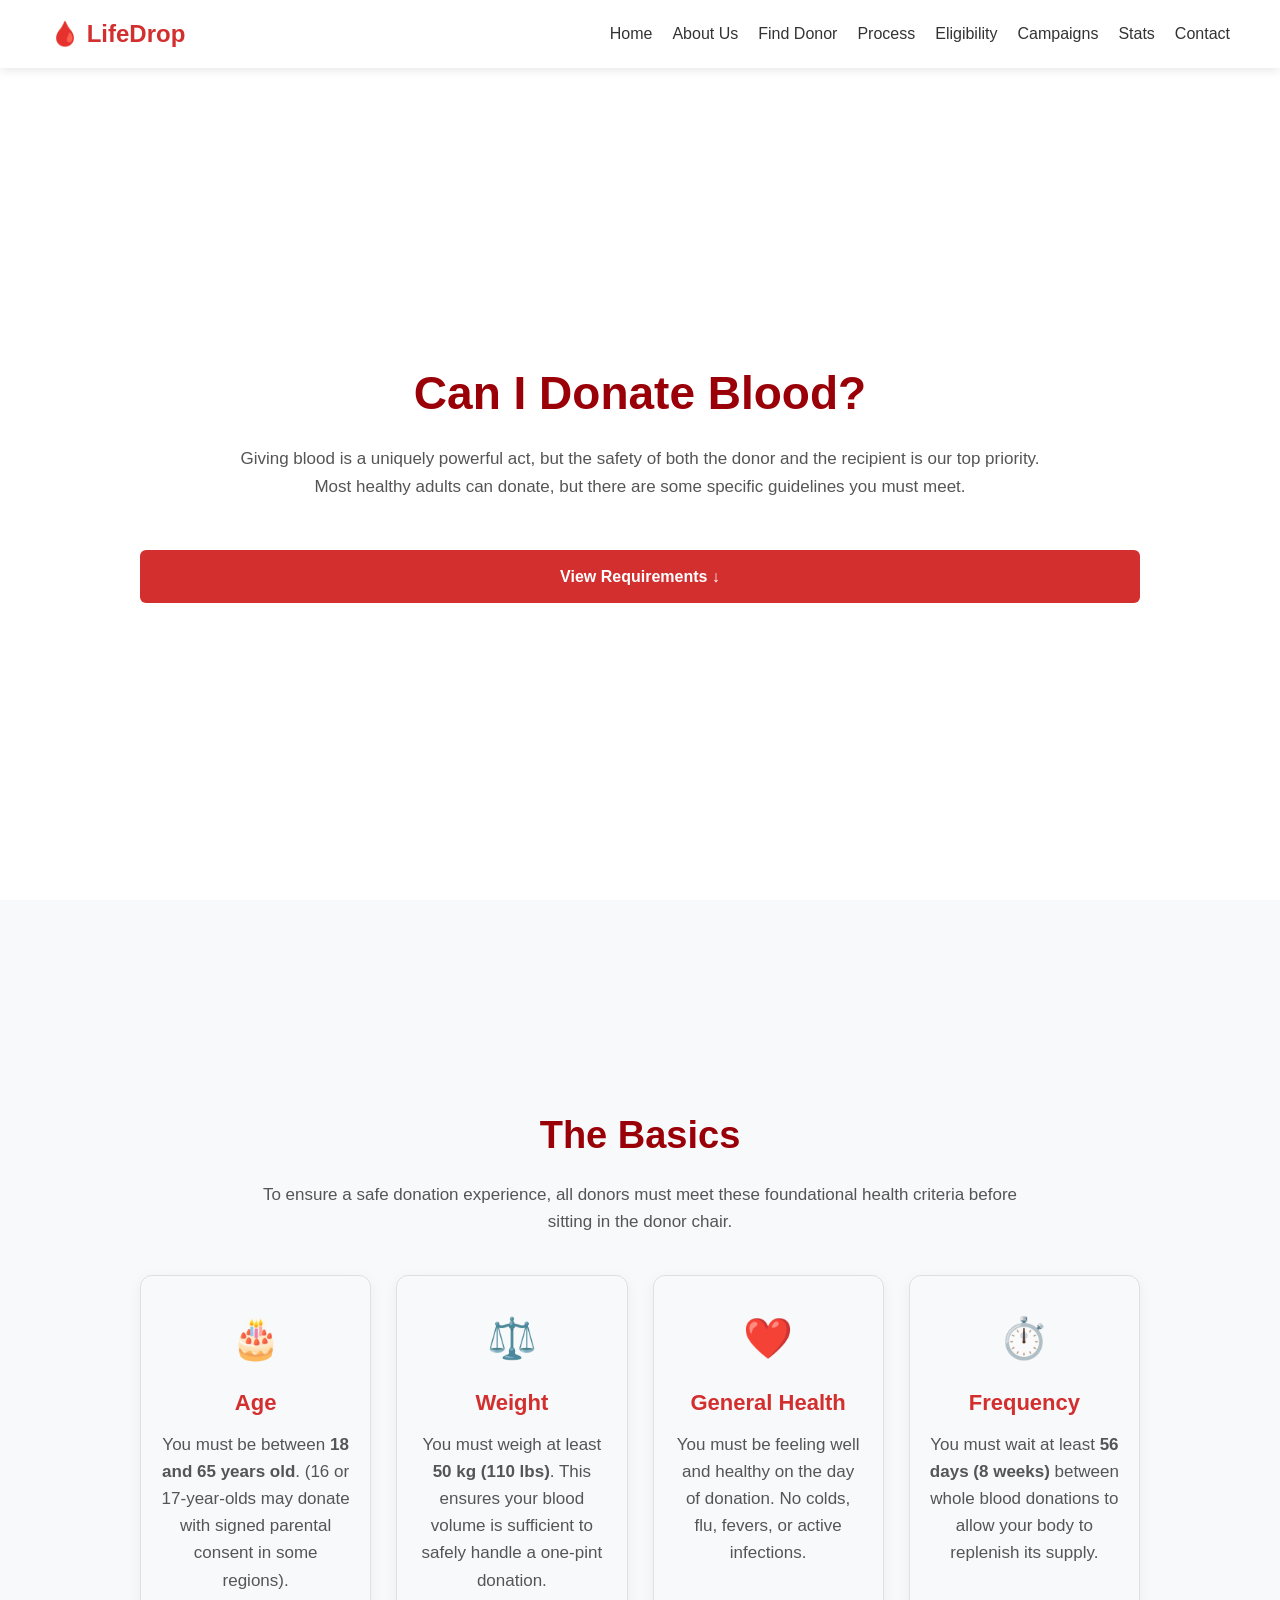
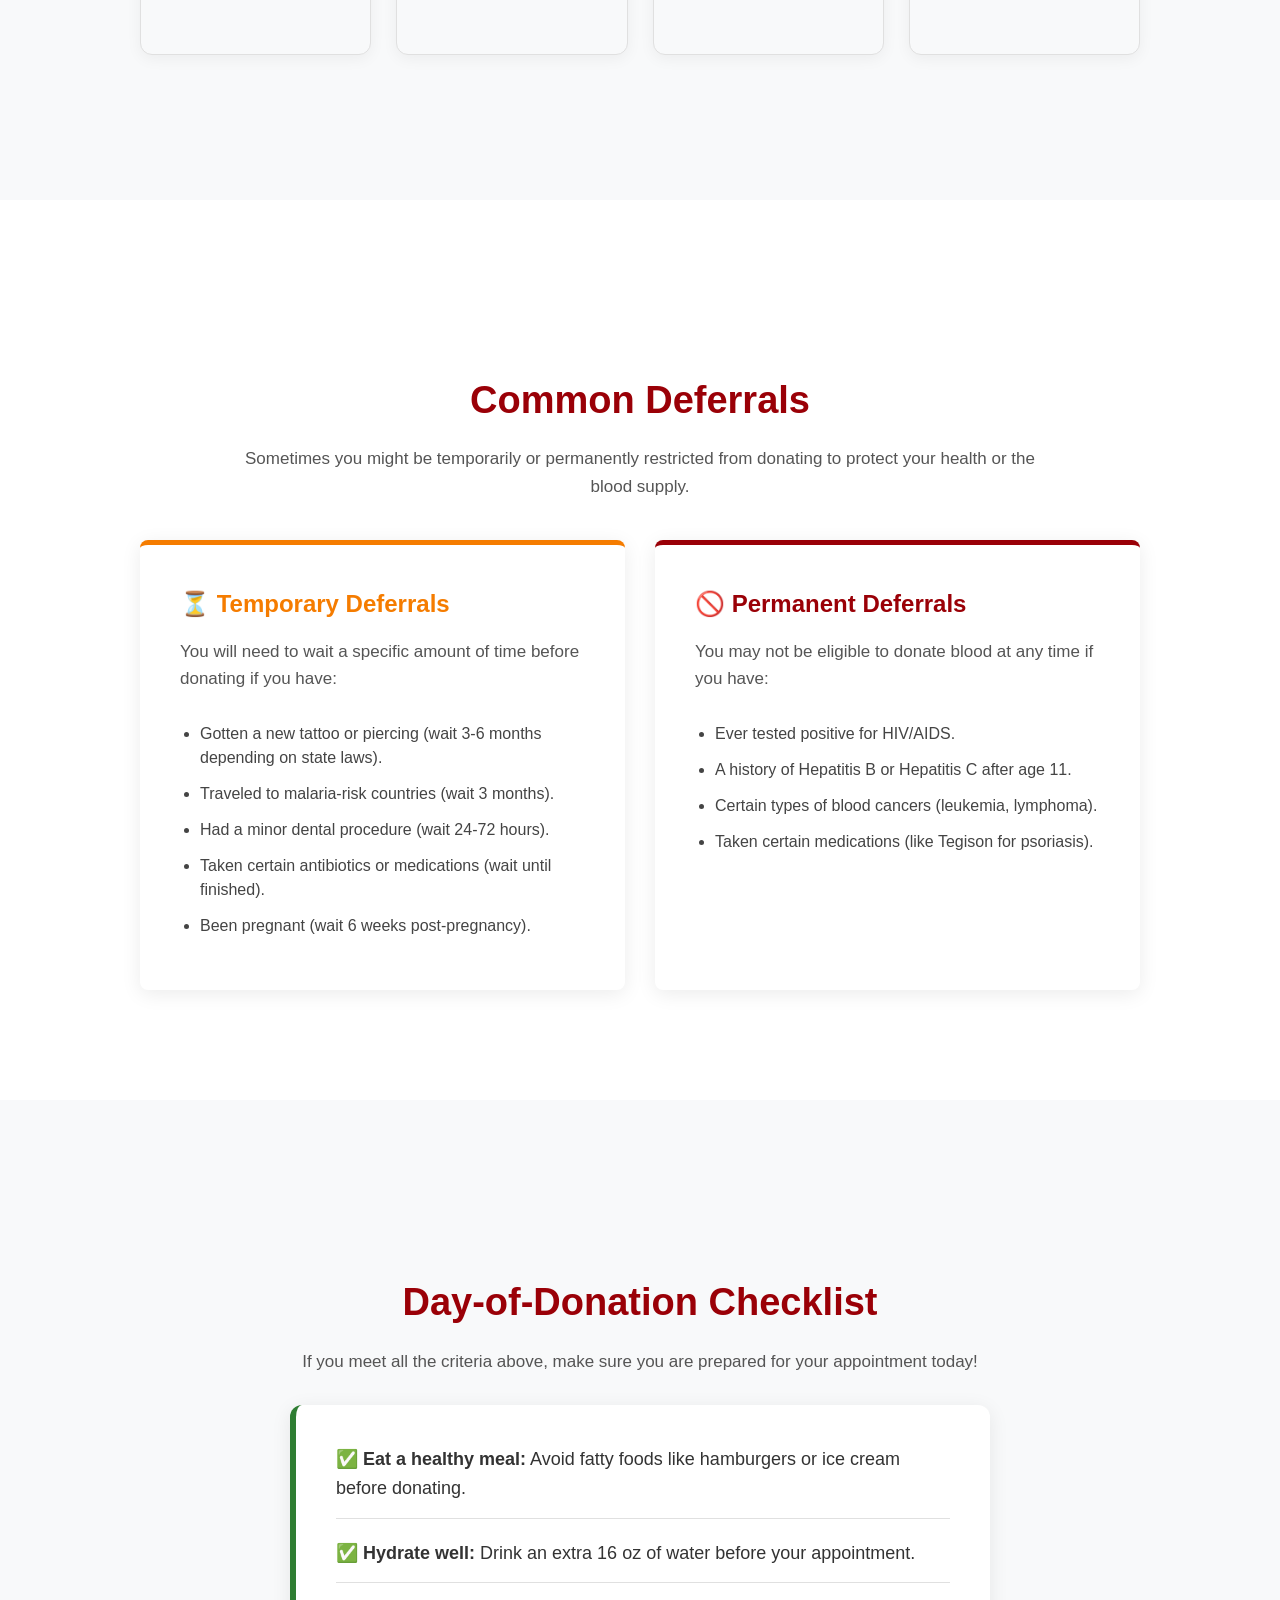
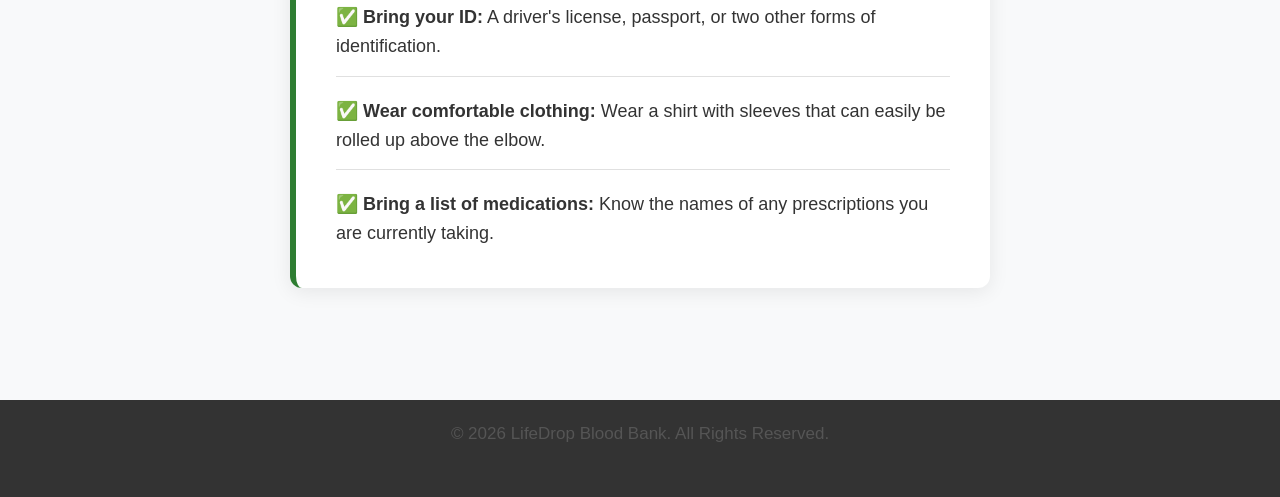
<file: Eligibility.html>
<!DOCTYPE html>
<html lang="en">
<head>
    <meta charset="UTF-8">
    <meta name="viewport" content="width=device-width, initial-scale=1.0">
    <title>Who Can Donate? | LifeDrop Blood Bank</title>
    <link rel="stylesheet" href="style.css">
</head>
<body>

    <nav>
        <div class="logo">🩸 LifeDrop</div>
          <ul>
            <li><a href="./index.html">Home</a></li>
            <li><a href="./about.html">About Us</a></li>
            <li><a href="./finddonor.html">Find Donor</a></li>
            <li><a href="./Process.html">Process</a></li>
            <li><a href="./Eligibility.html">Eligibility</a></li>
            <li><a href="./campaigns.html">Campaigns</a></li>
            <li><a href="./stats.html">Stats</a></li>
            <li><a href="./contact.html">Contact</a></li>
        </ul>
    </nav>

    <section id="overview">
        <div class="container">
            <h1>Can I Donate Blood?</h1>
            <p>Giving blood is a uniquely powerful act, but the safety of both the donor and the recipient is our top priority. Most healthy adults can donate, but there are some specific guidelines you must meet.</p>
            <a href="#requirements" class="btn">View Requirements ↓</a>
        </div>
    </section>

    <section id="requirements">
        <div class="container">
            <h2>The Basics</h2>
            <p>To ensure a safe donation experience, all donors must meet these foundational health criteria before sitting in the donor chair.</p>
            
            <div class="grid-container">
                <div class="req-card">
                    <div class="icon">🎂</div>
                    <h3>Age</h3>
                    <p>You must be between <strong>18 and 65 years old</strong>. (16 or 17-year-olds may donate with signed parental consent in some regions).</p>
                </div>
                <div class="req-card">
                    <div class="icon">⚖️</div>
                    <h3>Weight</h3>
                    <p>You must weigh at least <strong>50 kg (110 lbs)</strong>. This ensures your blood volume is sufficient to safely handle a one-pint donation.</p>
                </div>
                <div class="req-card">
                    <div class="icon">❤️</div>
                    <h3>General Health</h3>
                    <p>You must be feeling well and healthy on the day of donation. No colds, flu, fevers, or active infections.</p>
                </div>
                <div class="req-card">
                    <div class="icon">⏱️</div>
                    <h3>Frequency</h3>
                    <p>You must wait at least <strong>56 days (8 weeks)</strong> between whole blood donations to allow your body to replenish its supply.</p>
                </div>
            </div>
        </div>
    </section>

    <section id="deferrals">
        <div class="container">
            <h2>Common Deferrals</h2>
            <p>Sometimes you might be temporarily or permanently restricted from donating to protect your health or the blood supply.</p>
            
            <div class="deferral-wrapper">
                <div class="deferral-box temp-box">
                    <h3>⏳ Temporary Deferrals</h3>
                    <p>You will need to wait a specific amount of time before donating if you have:</p>
                    <ul class="deferral-list">
                        <li>Gotten a new tattoo or piercing (wait 3-6 months depending on state laws).</li>
                        <li>Traveled to malaria-risk countries (wait 3 months).</li>
                        <li>Had a minor dental procedure (wait 24-72 hours).</li>
                        <li>Taken certain antibiotics or medications (wait until finished).</li>
                        <li>Been pregnant (wait 6 weeks post-pregnancy).</li>
                    </ul>
                </div>
                
                <div class="deferral-box perm-box">
                    <h3>🚫 Permanent Deferrals</h3>
                    <p>You may not be eligible to donate blood at any time if you have:</p>
                    <ul class="deferral-list">
                        <li>Ever tested positive for HIV/AIDS.</li>
                        <li>A history of Hepatitis B or Hepatitis C after age 11.</li>
                        <li>Certain types of blood cancers (leukemia, lymphoma).</li>
                        <li>Taken certain medications (like Tegison for psoriasis).</li>
                    </ul>
                </div>
            </div>
        </div>
    </section>

    <section id="checklist">
        <div class="container">
            <h2>Day-of-Donation Checklist</h2>
            <p>If you meet all the criteria above, make sure you are prepared for your appointment today!</p>
            
            <div class="checklist-card">
                <ul class="fancy-checklist">
                    <li>✅ <strong>Eat a healthy meal:</strong> Avoid fatty foods like hamburgers or ice cream before donating.</li>
                    <li>✅ <strong>Hydrate well:</strong> Drink an extra 16 oz of water before your appointment.</li>
                    <li>✅ <strong>Bring your ID:</strong> A driver's license, passport, or two other forms of identification.</li>
                    <li>✅ <strong>Wear comfortable clothing:</strong> Wear a shirt with sleeves that can easily be rolled up above the elbow.</li>
                    <li>✅ <strong>Bring a list of medications:</strong> Know the names of any prescriptions you are currently taking.</li>
                </ul>
            </div>
        </div>
    </section>

    <footer>
        <p>&copy; 2026 LifeDrop Blood Bank. All Rights Reserved.</p>
    </footer>

</body>
</html>
</file>
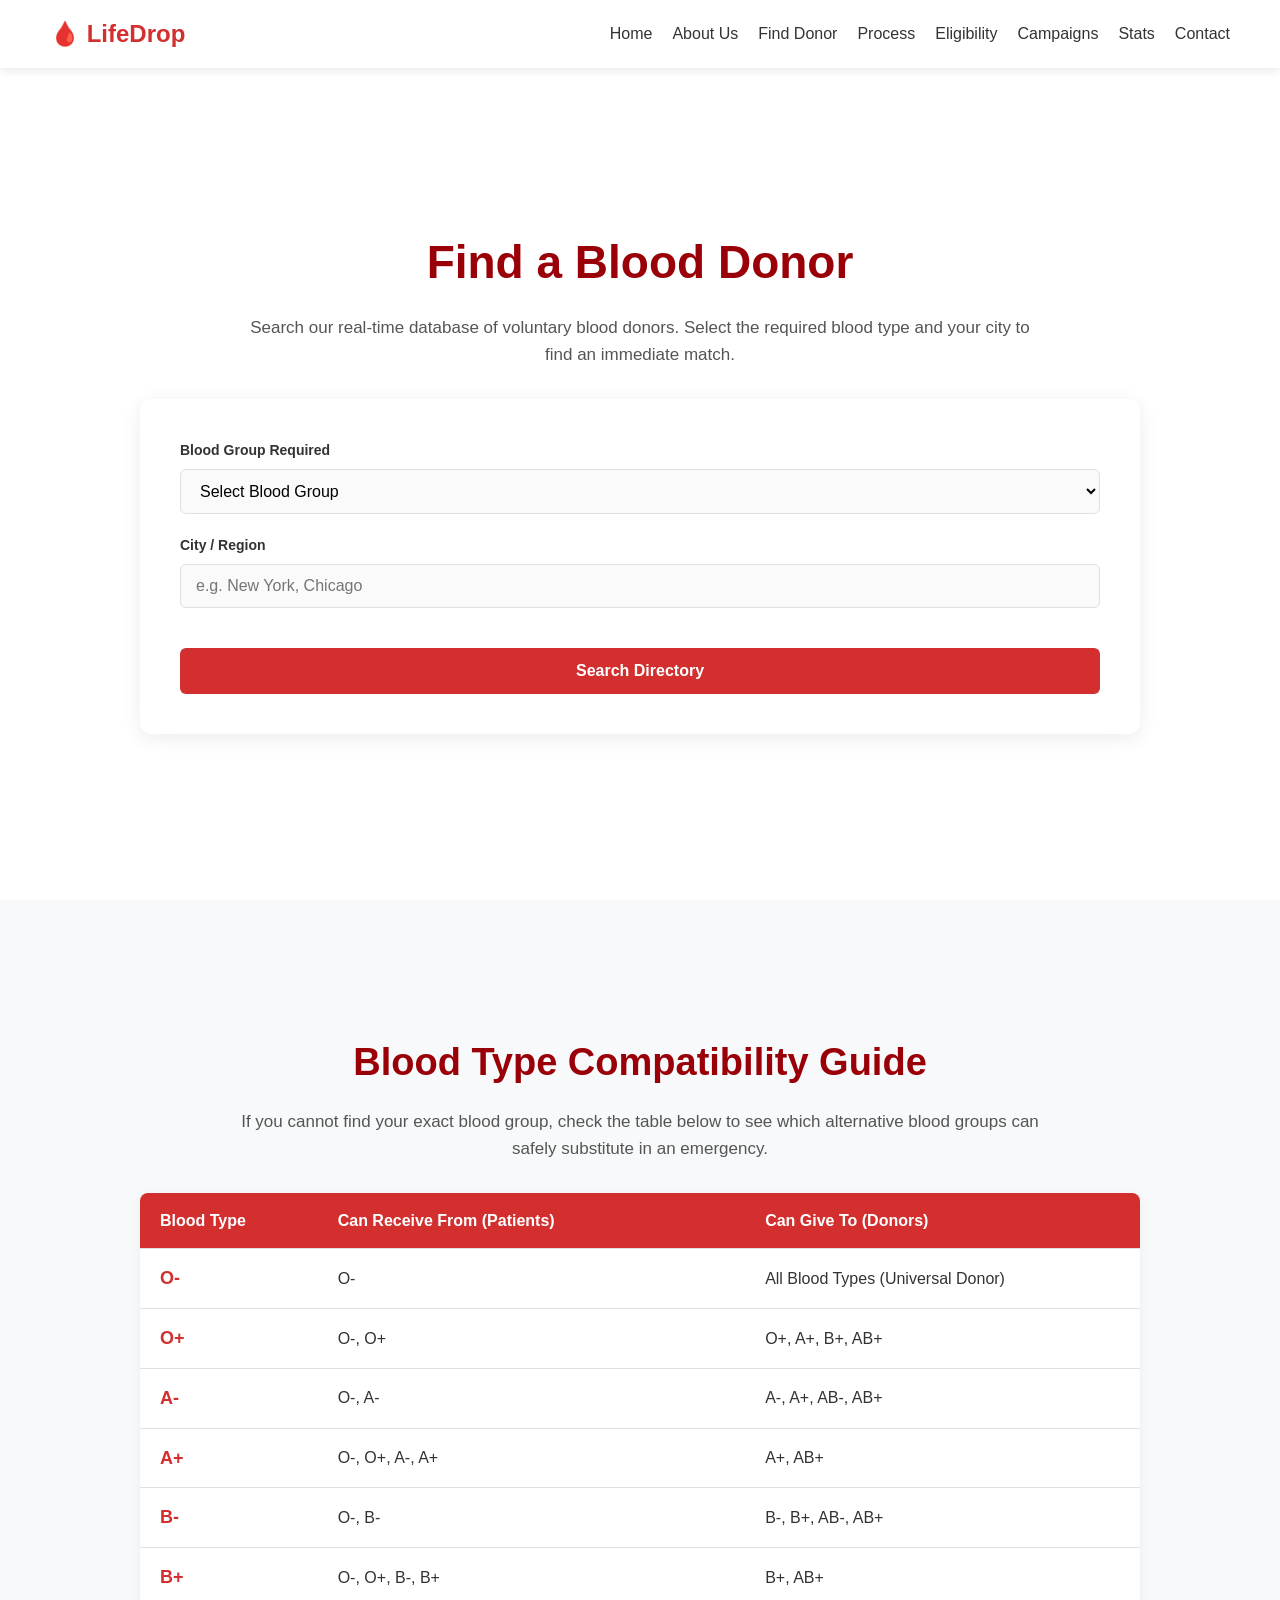
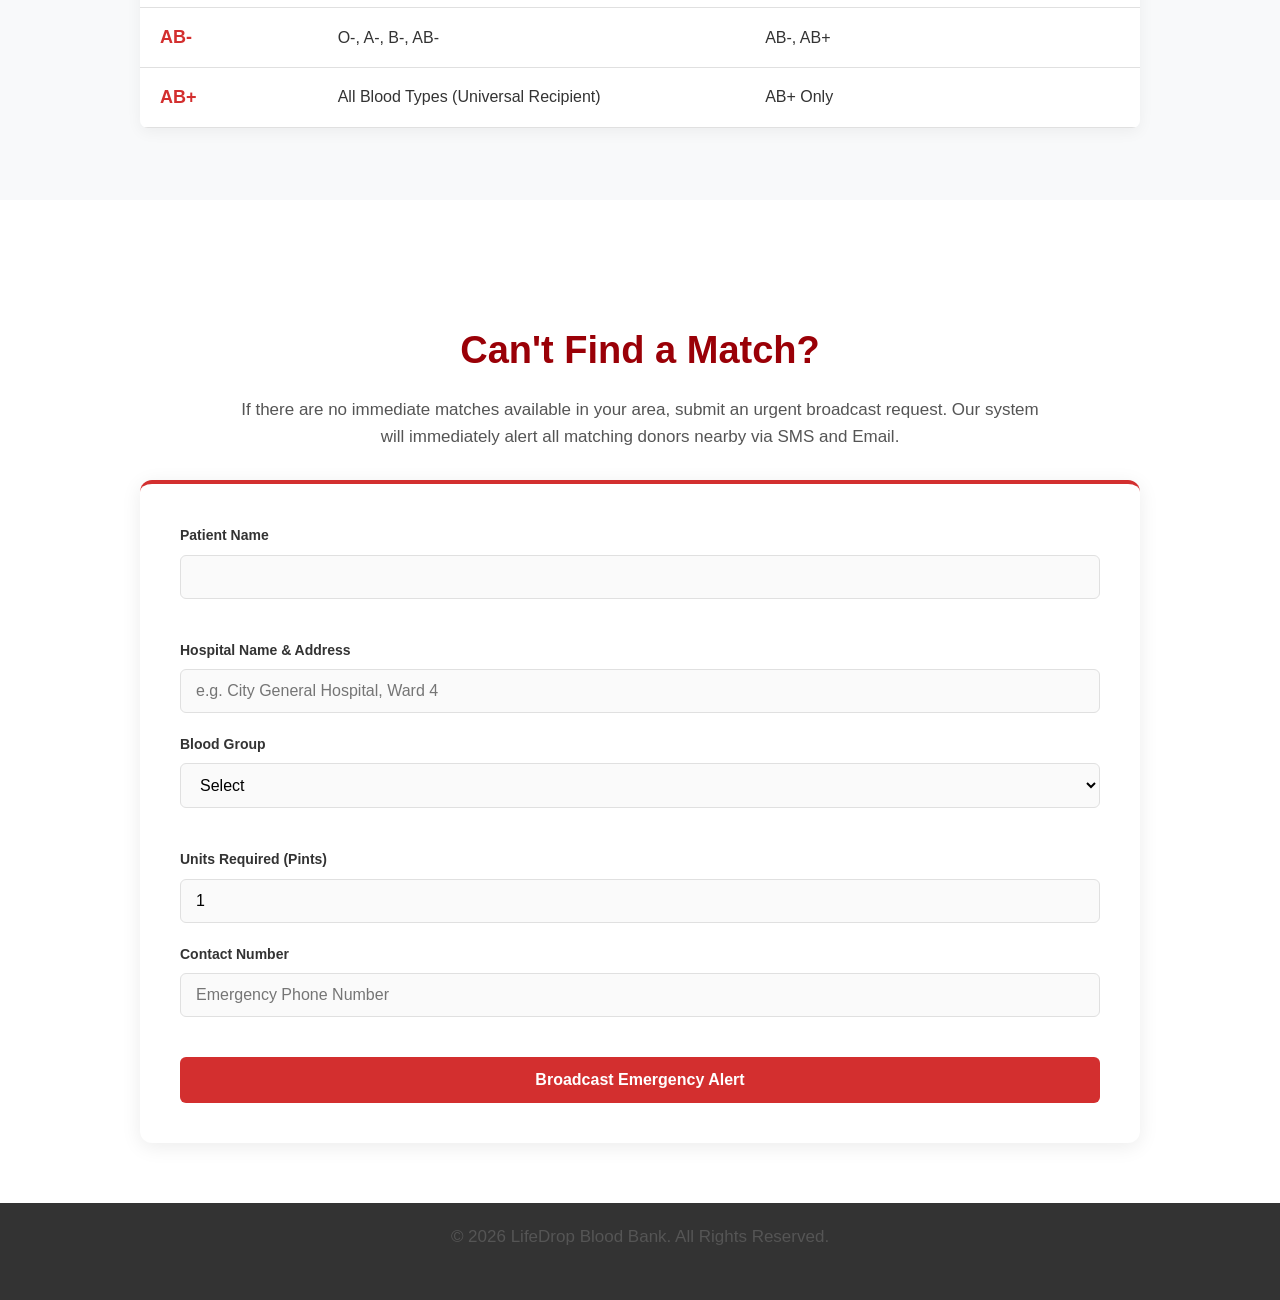
<file: finddonor.html>
<!DOCTYPE html>
<html lang="en">
<head>
    <meta charset="UTF-8">
    <meta name="viewport" content="width=device-width, initial-scale=1.0">
    <title>Find a Blood Donor | LifeDrop Bank</title>
    <link rel="stylesheet" href="style.css">
</head>
<body>

    <nav>
        <div class="logo">🩸 LifeDrop</div>
          <ul>
            <li><a href="./index.html">Home</a></li>
            <li><a href="./about.html">About Us</a></li>
            <li><a href="./finddonor.html">Find Donor</a></li>
            <li><a href="./Process.html">Process</a></li>
            <li><a href="./Eligibility.html">Eligibility</a></li>
            <li><a href="./campaigns.html">Campaigns</a></li>
            <li><a href="./stats.html">Stats</a></li>
            <li><a href="./contact.html">Contact</a></li>
        </ul>
    </nav>

    <section id="search-section">
        <div class="container">
            <h1>Find a Blood Donor</h1>
            <p>Search our real-time database of voluntary blood donors. Select the required blood type and your city to find an immediate match.</p>
            
            <div class="search-card">
                <form class="search-form" onsubmit="return false;">
                    <div class="form-group">
                        <label for="blood-group">Blood Group Required</label>
                        <select id="blood-group" required>
                            <option value="">Select Blood Group</option>
                            <option value="A+">A+</option>
                            <option value="A-">A-</option>
                            <option value="B+">B+</option>
                            <option value="B-">B-</option>
                            <option value="O+">O+</option>
                            <option value="O-">O-</option>
                            <option value="AB+">AB+</option>
                            <option value="AB-">AB-</option>
                        </select>
                    </div>
                    <div class="form-group">
                        <label for="location">City / Region</label>
                        <input type="text" id="location" placeholder="e.g. New York, Chicago" required>
                    </div>
                    <button type="submit" class="btn btn-search">Search Directory</button>
                </form>
            </div>
        </div>
    </section>

    <section id="compatibility-section">
        <div class="container">
            <h2>Blood Type Compatibility Guide</h2>
            <p>If you cannot find your exact blood group, check the table below to see which alternative blood groups can safely substitute in an emergency.</p>
            
            <div class="table-responsive">
                <table class="compatibility-table">
                    <thead>
                        <tr>
                            <th>Blood Type</th>
                            <th>Can Receive From (Patients)</th>
                            <th>Can Give To (Donors)</th>
                        </tr>
                    </thead>
                    <tbody>
                        <tr>
                            <td class="type-badge">O-</td>
                            <td>O-</td>
                            <td>All Blood Types (Universal Donor)</td>
                        </tr>
                        <tr>
                            <td class="type-badge">O+</td>
                            <td>O-, O+</td>
                            <td>O+, A+, B+, AB+</td>
                        </tr>
                        <tr>
                            <td class="type-badge">A-</td>
                            <td>O-, A-</td>
                            <td>A-, A+, AB-, AB+</td>
                        </tr>
                        <tr>
                            <td class="type-badge">A+</td>
                            <td>O-, O+, A-, A+</td>
                            <td>A+, AB+</td>
                        </tr>
                        <tr>
                            <td class="type-badge">B-</td>
                            <td>O-, B-</td>
                            <td>B-, B+, AB-, AB+</td>
                        </tr>
                        <tr>
                            <td class="type-badge">B+</td>
                            <td>O-, O+, B-, B+</td>
                            <td>B+, AB+</td>
                        </tr>
                        <tr>
                            <td class="type-badge">AB-</td>
                            <td>O-, A-, B-, AB-</td>
                            <td>AB-, AB+</td>
                        </tr>
                        <tr>
                            <td class="type-badge">AB+</td>
                            <td>All Blood Types (Universal Recipient)</td>
                            <td>AB+ Only</td>
                        </tr>
                    </tbody>
                </table>
            </div>
        </div>
    </section>

    <section id="emergency-section">
        <div class="container">
            <h2>Can't Find a Match?</h2>
            <p>If there are no immediate matches available in your area, submit an urgent broadcast request. Our system will immediately alert all matching donors nearby via SMS and Email.</p>
            
            <div class="request-card">
                <form class="emergency-form">
                    <div class="form-row">
                        <div class="form-group">
                            <label for="patient-name">Patient Name</label>
                            <input type="text" id="patient-name" required>
                        </div>
                        <div class="form-group">
                            <label for="hospital">Hospital Name & Address</label>
                            <input type="text" id="hospital" placeholder="e.g. City General Hospital, Ward 4" required>
                        </div>
                    </div>
                    <div class="form-row">
                        <div class="form-group">
                            <label for="req-blood">Blood Group</label>
                            <select id="req-blood" required>
                                <option value="">Select</option>
                                <option value="A+">A+</option>
                                <option value="A-">A-</option>
                                <option value="B+">B+</option>
                                <option value="B-">B-</option>
                                <option value="O+">O+</option>
                                <option value="O-">O-</option>
                                <option value="AB+">AB+</option>
                                <option value="AB-">AB-</option>
                            </select>
                        </div>
                        <div class="form-group">
                            <label for="units">Units Required (Pints)</label>
                            <input type="number" id="units" min="1" max="10" value="1" required>
                        </div>
                    </div>
                    <div class="form-row">
                        <div class="form-group">
                            <label for="contact-phone">Contact Number</label>
                            <input type="tel" id="contact-phone" placeholder="Emergency Phone Number" required>
                        </div>
                    </div>
                    <button type="submit" class="btn btn-emergency">Broadcast Emergency Alert</button>
                </form>
            </div>
        </div>
    </section>

    <footer>
        <p>&copy; 2026 LifeDrop Blood Bank. All Rights Reserved.</p>
    </footer>

</body>
</html>
</file>
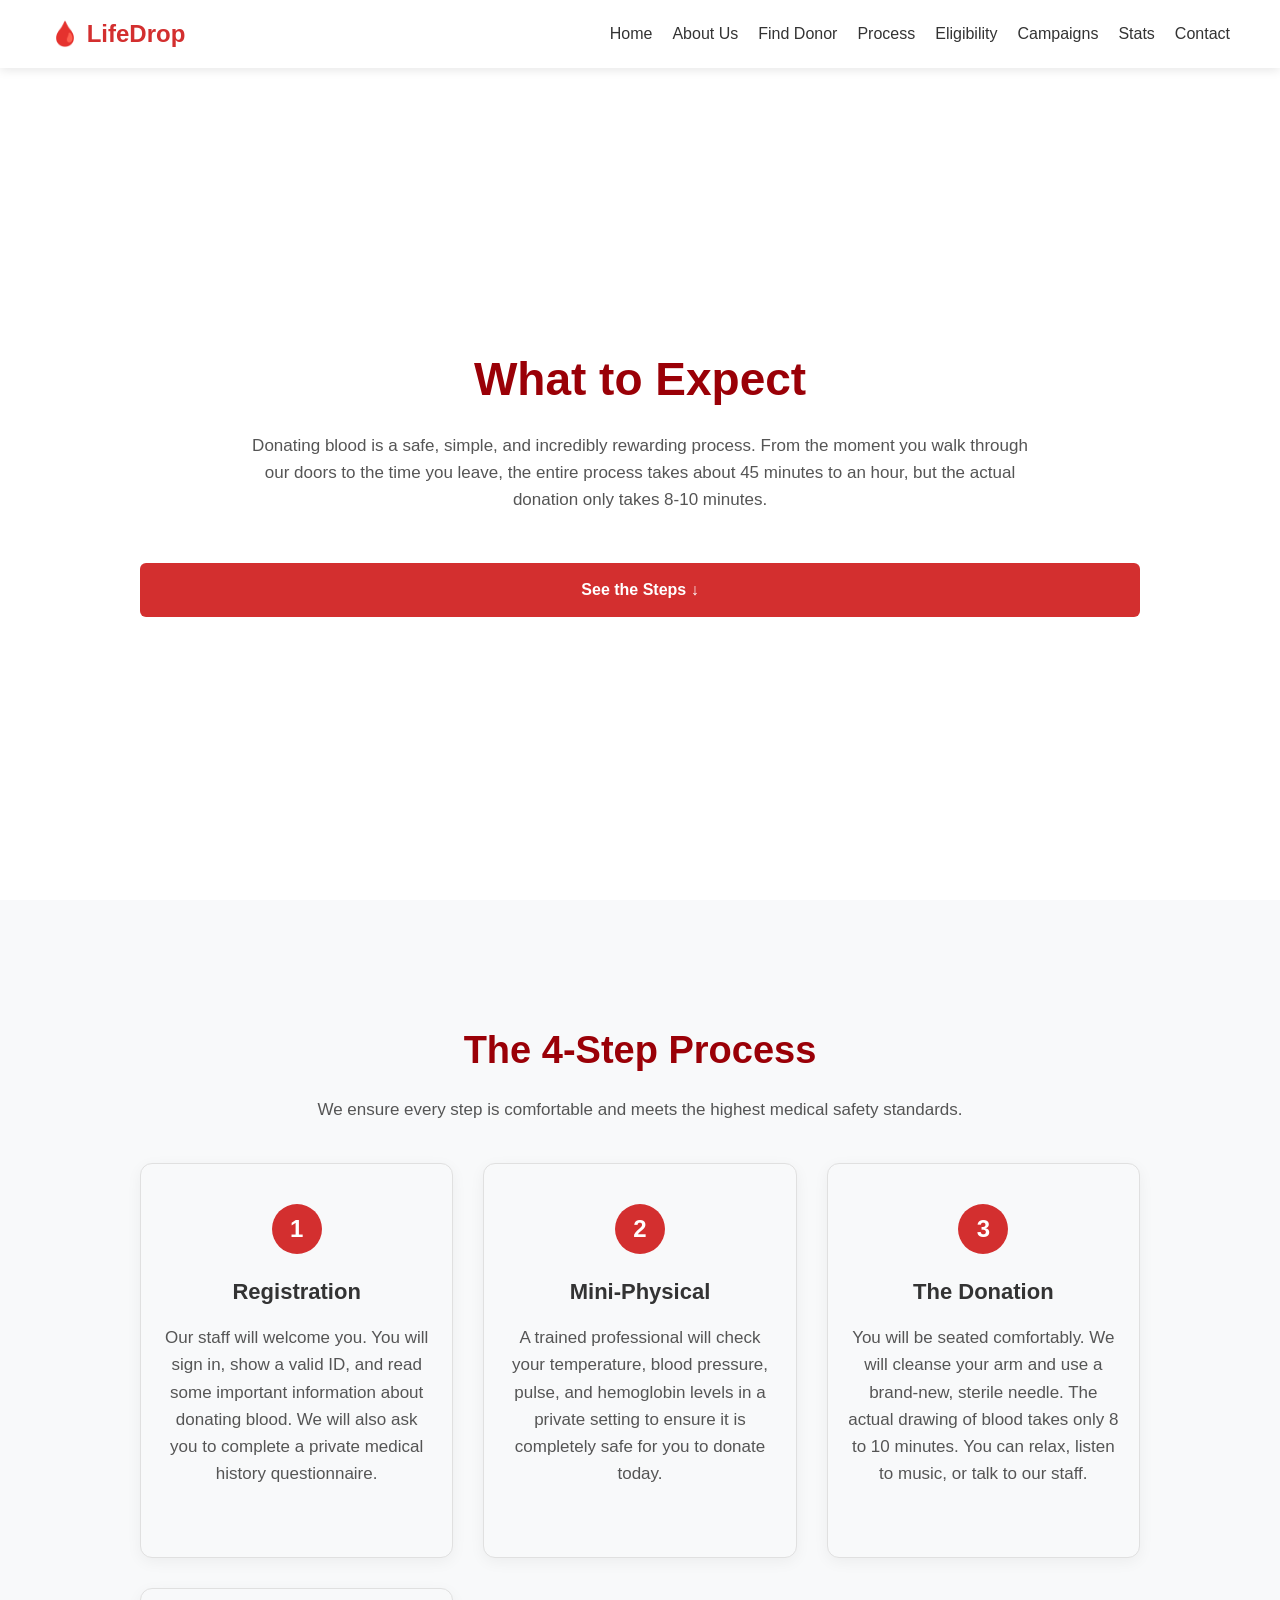
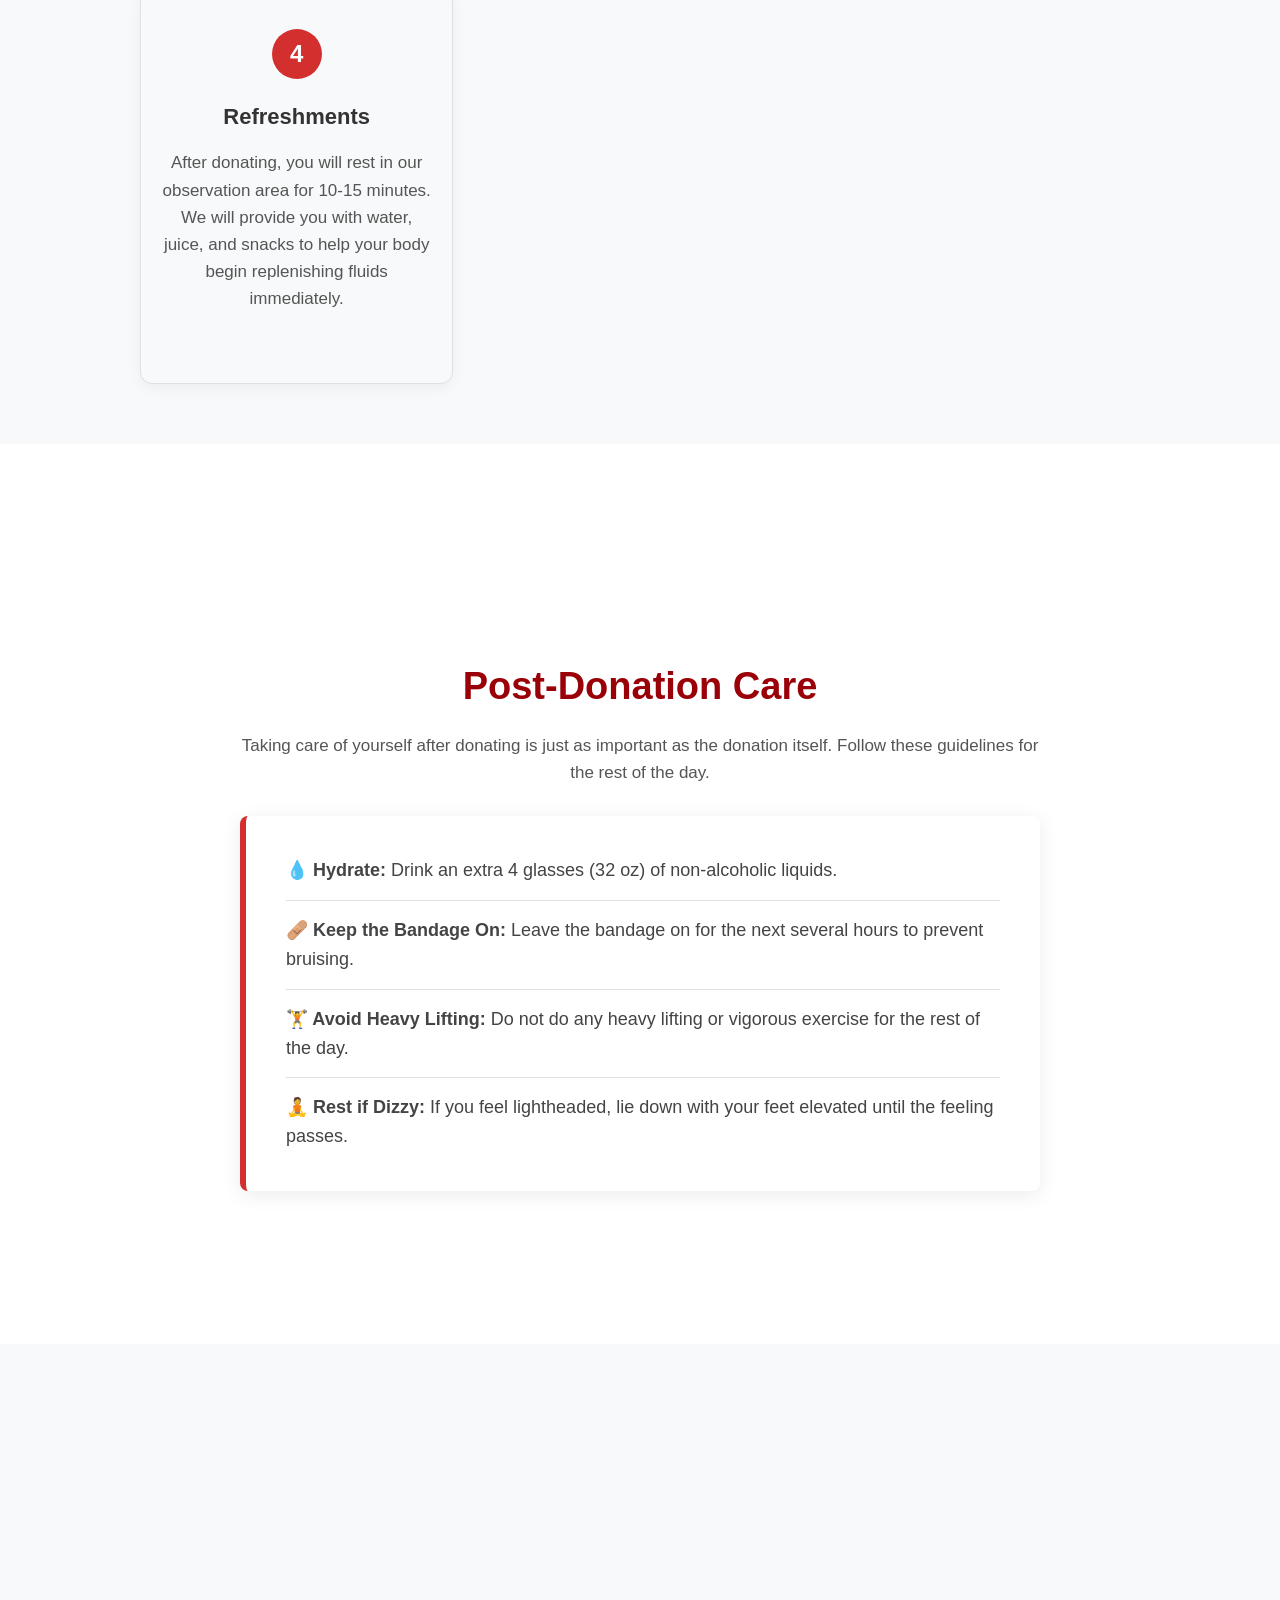
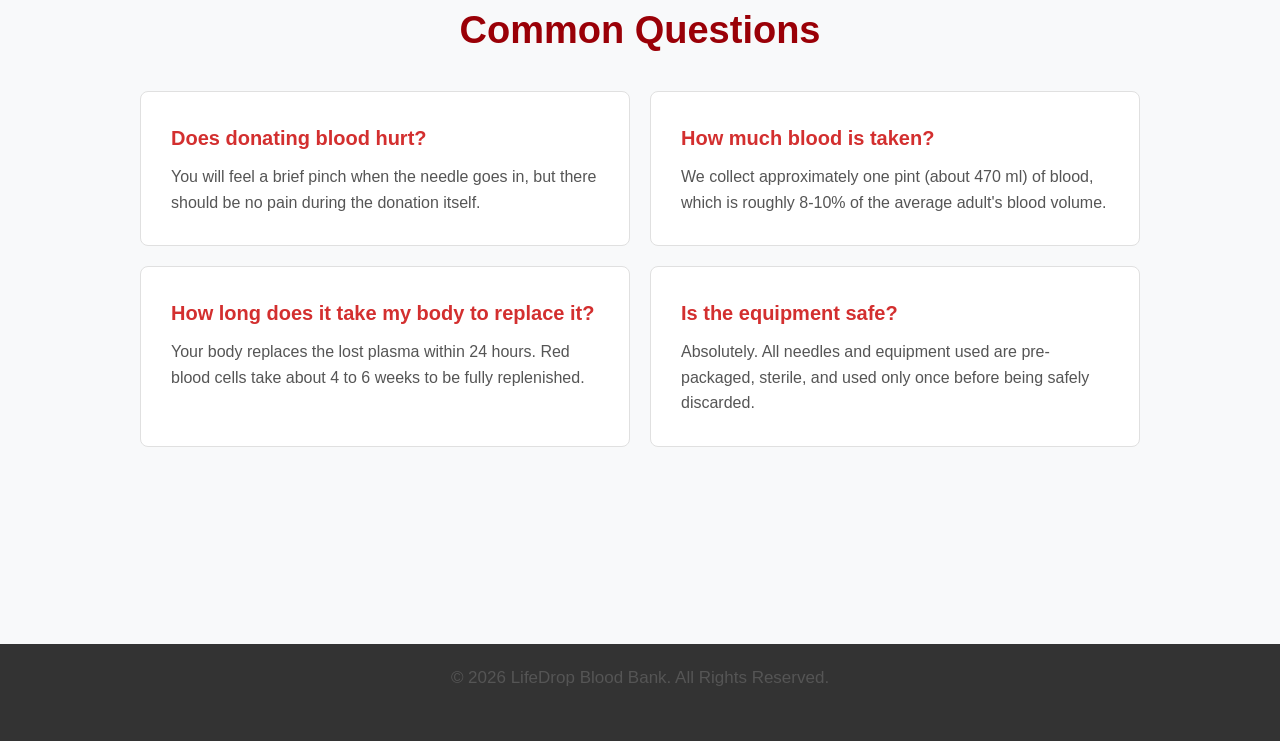
<file: Process.html>
<!DOCTYPE html>
<html lang="en">
<head>
    <meta charset="UTF-8">
    <meta name="viewport" content="width=device-width, initial-scale=1.0">
    <title>Donation Process | LifeDrop Blood Bank</title>
    <link rel="stylesheet" href="style.css">
</head>
<body>
  <nav>
        <div class="logo">🩸 LifeDrop</div>
          <ul>
            <li><a href="./index.html">Home</a></li>
            <li><a href="./about.html">About Us</a></li>
            <li><a href="./finddonor.html">Find Donor</a></li>
            <li><a href="./Process.html">Process</a></li>
            <li><a href="./Eligibility.html">Eligibility</a></li>
            <li><a href="./campaigns.html">Campaigns</a></li>
            <li><a href="./stats.html">Stats</a></li>
            <li><a href="./contact.html">Contact</a></li>
        </ul>
    </nav>

    <section id="intro">
        <div class="container">
            <h1>What to Expect</h1>
            <p>Donating blood is a safe, simple, and incredibly rewarding process. From the moment you walk through our doors to the time you leave, the entire process takes about 45 minutes to an hour, but the actual donation only takes 8-10 minutes.</p>
            <a href="#steps" class="btn">See the Steps ↓</a>
        </div>
    </section>

    <section id="steps">
        <div class="container">
            <h2>The 4-Step Process</h2>
            <p>We ensure every step is comfortable and meets the highest medical safety standards.</p>
            
            <div class="process-grid">
                <div class="process-card">
                    <div class="step-number">1</div>
                    <h3>Registration</h3>
                    <p>Our staff will welcome you. You will sign in, show a valid ID, and read some important information about donating blood. We will also ask you to complete a private medical history questionnaire.</p>
                </div>
                
                <div class="process-card">
                    <div class="step-number">2</div>
                    <h3>Mini-Physical</h3>
                    <p>A trained professional will check your temperature, blood pressure, pulse, and hemoglobin levels in a private setting to ensure it is completely safe for you to donate today.</p>
                </div>
                
                <div class="process-card">
                    <div class="step-number">3</div>
                    <h3>The Donation</h3>
                    <p>You will be seated comfortably. We will cleanse your arm and use a brand-new, sterile needle. The actual drawing of blood takes only 8 to 10 minutes. You can relax, listen to music, or talk to our staff.</p>
                </div>
                
                <div class="process-card">
                    <div class="step-number">4</div>
                    <h3>Refreshments</h3>
                    <p>After donating, you will rest in our observation area for 10-15 minutes. We will provide you with water, juice, and snacks to help your body begin replenishing fluids immediately.</p>
                </div>
            </div>
        </div>
    </section>

    <section id="aftercare">
        <div class="container">
            <h2>Post-Donation Care</h2>
            <p>Taking care of yourself after donating is just as important as the donation itself. Follow these guidelines for the rest of the day.</p>
            
            <div class="aftercare-box">
                <ul class="care-list">
                    <li><strong>💧 Hydrate:</strong> Drink an extra 4 glasses (32 oz) of non-alcoholic liquids.</li>
                    <li><strong>🩹 Keep the Bandage On:</strong> Leave the bandage on for the next several hours to prevent bruising.</li>
                    <li><strong>🏋️ Avoid Heavy Lifting:</strong> Do not do any heavy lifting or vigorous exercise for the rest of the day.</li>
                    <li><strong>🧘 Rest if Dizzy:</strong> If you feel lightheaded, lie down with your feet elevated until the feeling passes.</li>
                </ul>
            </div>
        </div>
    </section>

    <section id="faq">
        <div class="container">
            <h2>Common Questions</h2>
            
            <div class="faq-grid">
                <div class="faq-card">
                    <h3>Does donating blood hurt?</h3>
                    <p>You will feel a brief pinch when the needle goes in, but there should be no pain during the donation itself.</p>
                </div>
                <div class="faq-card">
                    <h3>How much blood is taken?</h3>
                    <p>We collect approximately one pint (about 470 ml) of blood, which is roughly 8-10% of the average adult's blood volume.</p>
                </div>
                <div class="faq-card">
                    <h3>How long does it take my body to replace it?</h3>
                    <p>Your body replaces the lost plasma within 24 hours. Red blood cells take about 4 to 6 weeks to be fully replenished.</p>
                </div>
                <div class="faq-card">
                    <h3>Is the equipment safe?</h3>
                    <p>Absolutely. All needles and equipment used are pre-packaged, sterile, and used only once before being safely discarded.</p>
                </div>
            </div>
        </div>
    </section>

    <footer>
        <p>&copy; 2026 LifeDrop Blood Bank. All Rights Reserved.</p>
    </footer>

</body>
</html>
</file>
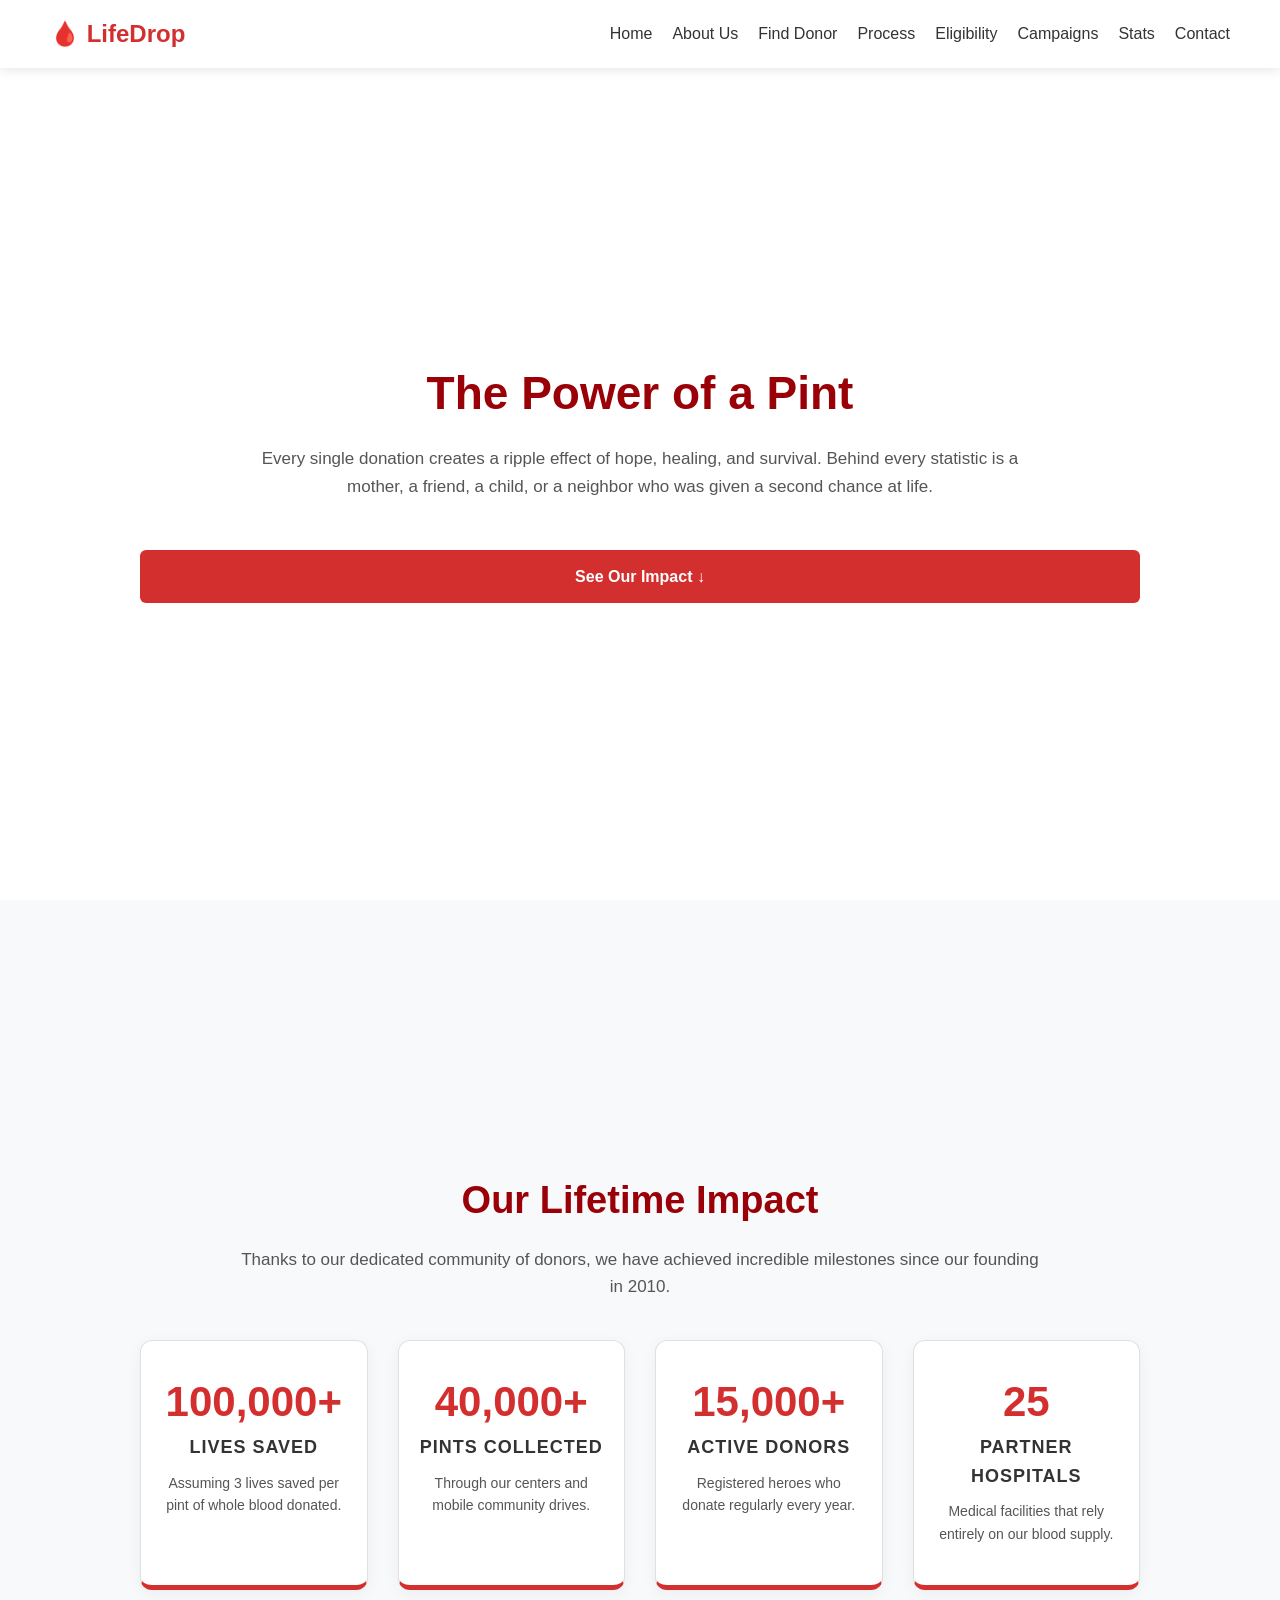
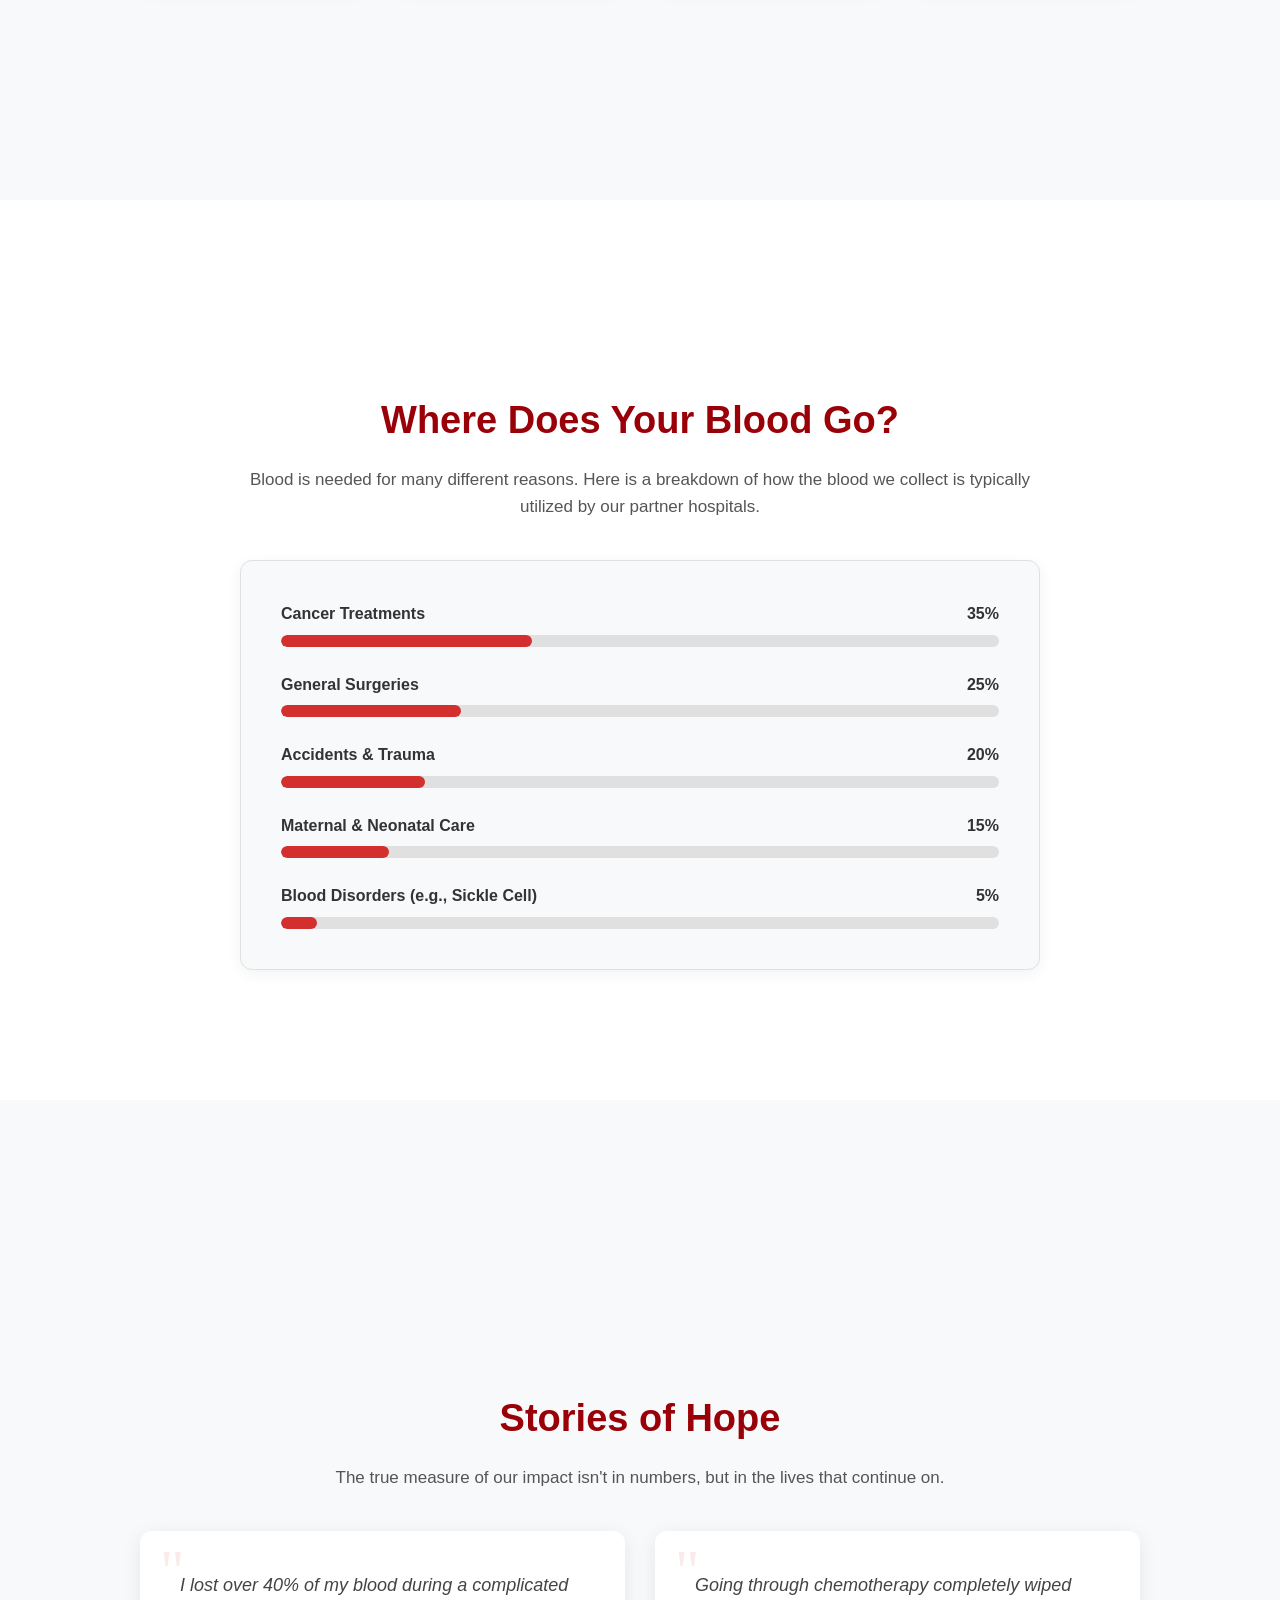
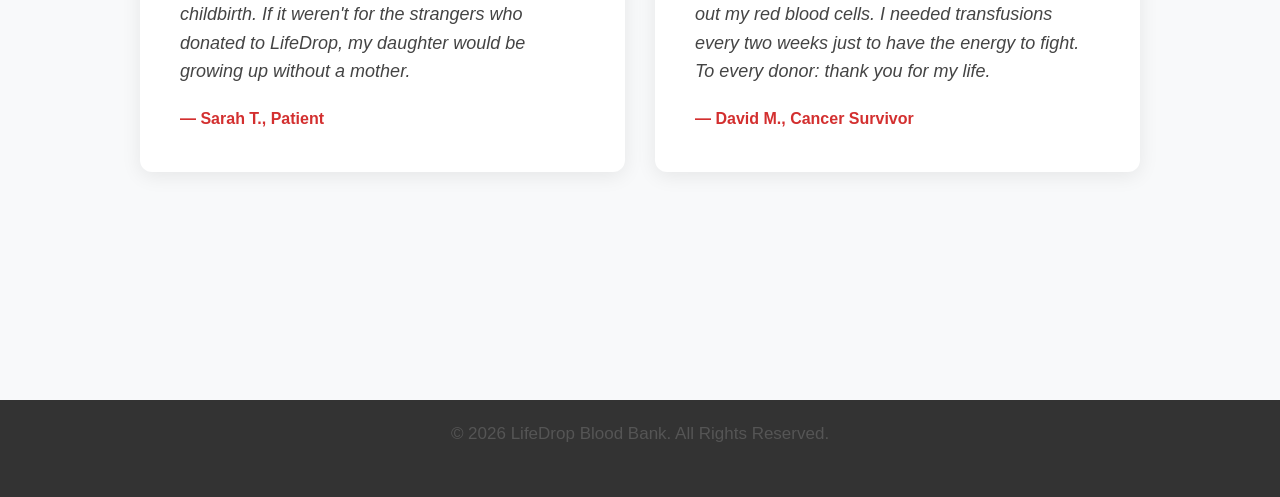
<file: stats.html>
<!DOCTYPE html>
<html lang="en">
<head>
    <meta charset="UTF-8">
    <meta name="viewport" content="width=device-width, initial-scale=1.0">
    <title>Our Impact | LifeDrop Blood Bank</title>
    <link rel="stylesheet" href="style.css">
</head>
<body>

    <nav>
        <div class="logo">🩸 LifeDrop</div>
         <ul>
            <li><a href="./index.html">Home</a></li>
            <li><a href="./about.html">About Us</a></li>
            <li><a href="./finddonor.html">Find Donor</a></li>
            <li><a href="./Process.html">Process</a></li>
            <li><a href="./Eligibility.html">Eligibility</a></li>
            <li><a href="./campaigns.html">Campaigns</a></li>
            <li><a href="./stats.html">Stats</a></li>
            <li><a href="./contact.html">Contact</a></li>
        </ul>
    </nav>

    <section id="overview">
        <div class="container">
            <h1>The Power of a Pint</h1>
            <p>Every single donation creates a ripple effect of hope, healing, and survival. Behind every statistic is a mother, a friend, a child, or a neighbor who was given a second chance at life.</p>
            <a href="#metrics" class="btn">See Our Impact ↓</a>
        </div>
    </section>

    <section id="metrics">
        <div class="container">
            <h2>Our Lifetime Impact</h2>
            <p>Thanks to our dedicated community of donors, we have achieved incredible milestones since our founding in 2010.</p>
            
            <div class="stats-grid">
                <div class="stat-card">
                    <div class="stat-number">100,000+</div>
                    <h3>Lives Saved</h3>
                    <p>Assuming 3 lives saved per pint of whole blood donated.</p>
                </div>
                <div class="stat-card">
                    <div class="stat-number">40,000+</div>
                    <h3>Pints Collected</h3>
                    <p>Through our centers and mobile community drives.</p>
                </div>
                <div class="stat-card">
                    <div class="stat-number">15,000+</div>
                    <h3>Active Donors</h3>
                    <p>Registered heroes who donate regularly every year.</p>
                </div>
                <div class="stat-card">
                    <div class="stat-number">25</div>
                    <h3>Partner Hospitals</h3>
                    <p>Medical facilities that rely entirely on our blood supply.</p>
                </div>
            </div>
        </div>
    </section>

    <section id="usage">
        <div class="container">
            <h2>Where Does Your Blood Go?</h2>
            <p>Blood is needed for many different reasons. Here is a breakdown of how the blood we collect is typically utilized by our partner hospitals.</p>
            
            <div class="usage-bars">
                <div class="bar-group">
                    <div class="bar-label">
                        <span>Cancer Treatments</span>
                        <span>35%</span>
                    </div>
                    <div class="bar-track">
                        <div class="bar-fill" style="width: 35%;"></div>
                    </div>
                </div>

                <div class="bar-group">
                    <div class="bar-label">
                        <span>General Surgeries</span>
                        <span>25%</span>
                    </div>
                    <div class="bar-track">
                        <div class="bar-fill" style="width: 25%;"></div>
                    </div>
                </div>

                <div class="bar-group">
                    <div class="bar-label">
                        <span>Accidents & Trauma</span>
                        <span>20%</span>
                    </div>
                    <div class="bar-track">
                        <div class="bar-fill" style="width: 20%;"></div>
                    </div>
                </div>

                <div class="bar-group">
                    <div class="bar-label">
                        <span>Maternal & Neonatal Care</span>
                        <span>15%</span>
                    </div>
                    <div class="bar-track">
                        <div class="bar-fill" style="width: 15%;"></div>
                    </div>
                </div>
                
                <div class="bar-group">
                    <div class="bar-label">
                        <span>Blood Disorders (e.g., Sickle Cell)</span>
                        <span>5%</span>
                    </div>
                    <div class="bar-track">
                        <div class="bar-fill" style="width: 5%;"></div>
                    </div>
                </div>
            </div>
        </div>
    </section>

    <section id="stories">
        <div class="container">
            <h2>Stories of Hope</h2>
            <p>The true measure of our impact isn't in numbers, but in the lives that continue on.</p>
            
            <div class="stories-grid">
                <div class="story-card">
                    <div class="quote-mark">"</div>
                    <p class="quote-text">I lost over 40% of my blood during a complicated childbirth. If it weren't for the strangers who donated to LifeDrop, my daughter would be growing up without a mother.</p>
                    <div class="author">— Sarah T., Patient</div>
                </div>
                <div class="story-card">
                    <div class="quote-mark">"</div>
                    <p class="quote-text">Going through chemotherapy completely wiped out my red blood cells. I needed transfusions every two weeks just to have the energy to fight. To every donor: thank you for my life.</p>
                    <div class="author">— David M., Cancer Survivor</div>
                </div>
            </div>
        </div>
    </section>

    <footer>
        <p>&copy; 2026 LifeDrop Blood Bank. All Rights Reserved.</p>
    </footer>

</body>
</html>
</file>
<file: style.css>
/* CSS Variables for consistent coloring */
:root {
    --primary-red: #d32f2f;
    --dark-red: #9a0007;
    --light-bg: #f8f9fa;
    --dark-text: #333333;
    --white: #ffffff;
}

/* Global Styles & Smooth Scrolling */
* {
    margin: 0;
    padding: 0;
    box-sizing: border-box;
    font-family: 'Segoe UI', Tahoma, Geneva, Verdana, sans-serif;
}

html {
    scroll-behavior: smooth;
}

body {
    color: var(--dark-text);
    line-height: 1.6;
}

/* Navigation Bar */
nav {
    background-color: var(--white);
    box-shadow: 0 2px 10px rgba(0,0,0,0.1);
    position: fixed;
    width: 100%;
    top: 0;
    z-index: 1000;
    display: flex;
    justify-content: space-between;
    align-items: center;
    padding: 15px 50px;
}

nav .logo {
    font-size: 24px;
    font-weight: bold;
    color: var(--primary-red);
}

nav ul {
    list-style: none;
    display: flex;
    gap: 20px;
}

nav ul li a {
    text-decoration: none;
    color: var(--dark-text);
    font-weight: 500;
    transition: color 0.3s;
}

nav ul li a:hover {
    color: var(--primary-red);
}

/* Common Section Styles */
section {
    min-height: 100vh;
    padding: 100px 50px 50px; /* Top padding accounts for fixed nav */
    display: flex;
    flex-direction: column;
    justify-content: center;
    align-items: center;
    text-align: center;
}

section:nth-child(even) {
    background-color: var(--light-bg);
}

h1, h2 {
    margin-bottom: 20px;
    color: var(--dark-red);
}

p {
    max-width: 800px;
    margin-bottom: 20px;
}

.btn {
    padding: 10px 25px;
    background-color: var(--primary-red);
    color: var(--white);
    text-decoration: none;
    border-radius: 5px;
    font-weight: bold;
    transition: background 0.3s;
    border: none;
    cursor: pointer;
}

.btn:hover {
    background-color: var(--dark-red);
}

/* 1. Hero Section */
#home {
    background: linear-gradient(rgba(211, 47, 47, 0.8), rgba(154, 0, 7, 0.8)), url('https://images.unsplash.com/photo-1615461066841-6116e61058f4?auto=format&fit=crop&w=1920&q=80') center/cover;
    color: var(--white);
}

#home h1, #home p {
    color: var(--white);
}

#home h1 {
    font-size: 48px;
}

/* 3. Find a Donor Section */
.search-box {
    background: var(--white);
    padding: 30px;
    border-radius: 10px;
    box-shadow: 0 4px 15px rgba(0,0,0,0.1);
    display: flex;
    gap: 15px;
    margin-top: 20px;
    flex-wrap: wrap;
    justify-content: center;
}

.search-box select, .search-box input {
    padding: 10px;
    font-size: 16px;
    border: 1px solid #ccc;
    border-radius: 5px;
}

/* 4, 6, 7. Grids for Process, Campaigns, and Impact */
.grid-container {
    display: grid;
    grid-template-columns: repeat(auto-fit, minmax(250px, 1fr));
    gap: 30px;
    width: 100%;
    max-width: 1000px;
    margin-top: 30px;
}

.card {
    background: var(--white);
    padding: 30px;
    border-radius: 8px;
    box-shadow: 0 2px 10px rgba(0,0,0,0.1);
}

.card h3 {
    color: var(--primary-red);
    margin-bottom: 15px;
}

/* 5. Eligibility Section Specifics */
.eligibility-list {
    text-align: left;
    margin-top: 20px;
    line-height: 2;
    list-style: none;
}

/* 7. Stats Section Specifics */
.stat-number {
    font-size: 36px;
}

/* 8. Contact Form */
form.contact-form {
    display: flex;
    flex-direction: column;
    gap: 15px;
    width: 100%;
    max-width: 500px;
}

form.contact-form input, form.contact-form textarea {
    padding: 12px;
    border: 1px solid #ccc;
    border-radius: 5px;
    width: 100%;
}

/* Footer */
footer {
    background-color: var(--dark-text);
    color: var(--white);
    text-align: center;
    padding: 20px;
}
/* Color Palette and Variables */
:root {
    --primary-red: #d32f2f;
    --dark-red: #9a0007;
    --light-bg: #f8f9fa;
    --dark-text: #333333;
    --white: #ffffff;
}

/* Global Reset & Smooth Scrolling */
* {
    margin: 0;
    padding: 0;
    box-sizing: border-box;
    font-family: 'Segoe UI', Tahoma, Geneva, Verdana, sans-serif;
}

html {
    scroll-behavior: smooth; /* This enables the smooth scroll between sections */
}

body {
    color: var(--dark-text);
    line-height: 1.6;
}

/* Navigation Bar */
nav {
    background-color: var(--white);
    box-shadow: 0 2px 10px rgba(0,0,0,0.1);
    position: fixed;
    width: 100%;
    top: 0;
    z-index: 1000;
    display: flex;
    justify-content: space-between;
    align-items: center;
    padding: 15px 50px;
}

nav .logo {
    font-size: 24px;
    font-weight: bold;
    color: var(--primary-red);
}

nav ul {
    list-style: none;
    display: flex;
    gap: 20px;
}

nav ul li a {
    text-decoration: none;
    color: var(--dark-text);
    font-weight: 500;
    transition: color 0.3s;
}

nav ul li a:hover {
    color: var(--primary-red);
}

/* Common Section Layout */
section {
    min-height: 100vh; /* Forces each section to take up the full screen height */
    padding: 100px 20px 50px; /* Top padding accounts for the fixed navbar */
    display: flex;
    justify-content: center;
    align-items: center;
    text-align: center;
}

/* Alternating Background Colors for Sections */
section:nth-child(odd) {
    background-color: var(--white);
}

section:nth-child(even) {
    background-color: var(--light-bg);
}

.content-wrapper {
    max-width: 1000px;
    width: 100%;
}

/* Typography */
h1, h2 {
    color: var(--dark-red);
    margin-bottom: 25px;
}

h1 { font-size: 48px; }
h2 { font-size: 36px; }

p {
    font-size: 18px;
    margin-bottom: 20px;
    color: #555;
}

/* Button Styling */
.btn {
    display: inline-block;
    padding: 12px 30px;
    background-color: var(--primary-red);
    color: var(--white);
    text-decoration: none;
    border-radius: 5px;
    font-weight: bold;
    transition: background 0.3s;
    margin-top: 20px;
}

.btn:hover {
    background-color: var(--dark-red);
}

/* Grids for Layouts */
.grid-container {
    display: grid;
    grid-template-columns: repeat(auto-fit, minmax(300px, 1fr));
    gap: 40px;
    margin-top: 40px;
}

.timeline-grid {
    display: grid;
    grid-template-columns: repeat(auto-fit, minmax(200px, 1fr));
    gap: 20px;
    margin-top: 40px;
}

/* Cards and Boxes */
.text-box, .card {
    background: var(--white);
    padding: 30px;
    border-radius: 8px;
    box-shadow: 0 4px 15px rgba(0,0,0,0.05);
    border-top: 4px solid var(--primary-red);
}

.card h3, .text-box h3 {
    color: var(--primary-red);
    margin-bottom: 15px;
    font-size: 24px;
}

.year {
    font-size: 32px !important;
    color: var(--dark-red) !important;
}

/* Footer */
footer {
    background-color: var(--dark-text);
    color: var(--white);
    text-align: center;
    padding: 20px;
}

/* Color Palette and Variables */
:root {
    --primary-red: #d32f2f;
    --dark-red: #9a0007;
    --light-bg: #f8f9fa;
    --dark-text: #333333;
    --white: #ffffff;
    --border-color: #e0e0e0;
}

/* Global Reset & Smooth Scrolling */
* {
    margin: 0;
    padding: 0;
    box-sizing: border-box;
    font-family: 'Segoe UI', Tahoma, Geneva, Verdana, sans-serif;
}

html {
    scroll-behavior: smooth; /* Enables smooth jump links across sections */
}

body {
    color: var(--dark-text);
    line-height: 1.6;
    background-color: var(--light-bg);
}

/* Navigation Bar */
nav {
    background-color: var(--white);
    box-shadow: 0 2px 10px rgba(0,0,0,0.1);
    position: fixed;
    width: 100%;
    top: 0;
    z-index: 1000;
    display: flex;
    justify-content: space-between;
    align-items: center;
    padding: 15px 50px;
}

nav .logo {
    font-size: 24px;
    font-weight: bold;
    color: var(--primary-red);
}

nav ul {
    list-style: none;
    display: flex;
    gap: 20px;
}

nav ul li a {
    text-decoration: none;
    color: var(--dark-text);
    font-weight: 500;
    transition: color 0.3s;
}

nav ul li a:hover {
    color: var(--primary-red);
}

/* Common Section Layout */
section {
    min-height: 100vh; /* Forces each structural piece to fill the screen view window */
    padding: 120px 20px 60px; /* Accounts for fixed layout height offset */
    display: flex;
    justify-content: center;
    align-items: center;
}

section:nth-child(even) {
    background-color: var(--white);
}

section:nth-child(odd) {
    background-color: var(--light-bg);
}

.container {
    max-width: 900px;
    width: 100%;
    text-align: center;
}

/* Typography elements */
h1, h2 {
    color: var(--dark-red);
    margin-bottom: 15px;
    font-size: 36px;
}

h1 {
    font-size: 42px;
}

p {
    font-size: 16px;
    margin-bottom: 30px;
    color: #666;
    max-width: 700px;
    margin-left: auto;
    margin-right: auto;
}

/* Card Box Frameworks */
.search-card, .request-card {
    background: var(--white);
    padding: 40px;
    border-radius: 12px;
    box-shadow: 0 4px 20px rgba(0,0,0,0.08);
    text-align: left;
    margin-top: 20px;
}

.request-card {
    border-top: 4px solid var(--primary-red);
}

/* Global Form Management */
.form-group {
    display: flex;
    flex-direction: column;
    gap: 8px;
    margin-bottom: 20px;
    width: 100%;
}

.form-row {
    display: flex;
    gap: 20px;
    flex-wrap: wrap;
}

label {
    font-weight: 600;
    font-size: 14px;
    color: var(--dark-text);
}

select, input {
    padding: 12px;
    font-size: 16px;
    border: 1px solid var(--border-color);
    border-radius: 6px;
    background-color: #fafafa;
    outline: none;
    transition: border 0.3s;
    width: 100%;
}

select:focus, input:focus {
    border-color: var(--primary-red);
}

/* Button UI Definitions */
.btn {
    padding: 14px 30px;
    color: var(--white);
    text-decoration: none;
    border-radius: 6px;
    font-weight: bold;
    font-size: 16px;
    border: none;
    cursor: pointer;
    transition: background 0.3s;
    width: 100%;
    display: inline-block;
    text-align: center;
}

.btn-search {
    background-color: var(--dark-text);
}

.btn-search:hover {
    background-color: #111;
}

.btn-emergency {
    background-color: var(--primary-red);
}

.btn-emergency:hover {
    background-color: var(--dark-red);
}

/* Compatibility Data Table Grid Styles */
.table-responsive {
    overflow-x: auto;
    margin-top: 20px;
    box-shadow: 0 4px 15px rgba(0,0,0,0.05);
    border-radius: 8px;
}

.compatibility-table {
    width: 100%;
    border-collapse: collapse;
    background-color: var(--white);
    text-align: left;
}

.compatibility-table th, .compatibility-table td {
    padding: 15px 20px;
    border-bottom: 1px solid var(--border-color);
}

.compatibility-table th {
    background-color: var(--primary-red);
    color: var(--white);
    font-weight: 600;
}

.compatibility-table tr:hover {
    background-color: #fcfcfc;
}

.type-badge {
    font-weight: bold;
    color: var(--primary-red);
    font-size: 18px;
}

/* Responsive Scaling Overrides */
@media (max-width: 600px) {
    nav {
        flex-direction: column;
        padding: 15px;
        gap: 10px;
    }
    nav ul {
        gap: 10px;
        font-size: 14px;
    }
    .form-row {
        flex-direction: column;
        gap: 0;
    }
    .search-card, .request-card {
        padding: 20px;
    }
}

/* Footer structure alignment */
footer {
    background-color: var(--dark-text);
    color: var(--white);
    text-align: center;
    padding: 20px;
}

/* Color Palette and Variables */
:root {
    --primary-red: #d32f2f;
    --dark-red: #9a0007;
    --light-bg: #f8f9fa;
    --dark-text: #333333;
    --white: #ffffff;
    --border-color: #e0e0e0;
}

/* Global Reset & Smooth Scrolling */
* {
    margin: 0;
    padding: 0;
    box-sizing: border-box;
    font-family: 'Segoe UI', Tahoma, Geneva, Verdana, sans-serif;
}

html {
    scroll-behavior: smooth;
}

body {
    color: var(--dark-text);
    line-height: 1.6;
    background-color: var(--light-bg);
}

/* Navigation Bar */
nav {
    background-color: var(--white);
    box-shadow: 0 2px 10px rgba(0,0,0,0.1);
    position: fixed;
    width: 100%;
    top: 0;
    z-index: 1000;
    display: flex;
    justify-content: space-between;
    align-items: center;
    padding: 15px 50px;
}

nav .logo {
    font-size: 24px;
    font-weight: bold;
    color: var(--primary-red);
}

nav ul {
    list-style: none;
    display: flex;
    gap: 20px;
}

nav ul li a {
    text-decoration: none;
    color: var(--dark-text);
    font-weight: 500;
    transition: color 0.3s;
}

nav ul li a:hover {
    color: var(--primary-red);
}

/* Common Section Layout */
section {
    min-height: 100vh;
    padding: 120px 20px 60px;
    display: flex;
    justify-content: center;
    align-items: center;
}

section:nth-child(even) {
    background-color: var(--white);
}

section:nth-child(odd) {
    background-color: var(--light-bg);
}

.container {
    max-width: 1100px;
    width: 100%;
    text-align: center;
}

/* Typography elements */
h1, h2 {
    color: var(--dark-red);
    margin-bottom: 15px;
}

h1 { font-size: 46px; }
h2 { font-size: 38px; }

p {
    font-size: 17px;
    margin-bottom: 30px;
    color: #555;
    max-width: 800px;
    margin-left: auto;
    margin-right: auto;
}

/* Buttons */
.btn {
    padding: 14px 30px;
    background-color: var(--primary-red);
    color: var(--white);
    text-decoration: none;
    border-radius: 6px;
    font-weight: bold;
    font-size: 16px;
    display: inline-block;
    transition: background 0.3s;
}

.btn:hover {
    background-color: var(--dark-red);
}

/* Step-by-Step Grid */
.process-grid {
    display: grid;
    grid-template-columns: repeat(auto-fit, minmax(250px, 1fr));
    gap: 30px;
    margin-top: 40px;
}

.process-card {
    background: var(--light-bg);
    padding: 40px 20px;
    border-radius: 12px;
    box-shadow: 0 4px 15px rgba(0,0,0,0.05);
    position: relative;
    border: 1px solid var(--border-color);
    transition: transform 0.3s;
}

.process-card:hover {
    transform: translateY(-5px);
}

.step-number {
    background-color: var(--primary-red);
    color: var(--white);
    width: 50px;
    height: 50px;
    border-radius: 50%;
    display: flex;
    justify-content: center;
    align-items: center;
    font-size: 24px;
    font-weight: bold;
    margin: 0 auto 20px;
}

.process-card h3 {
    color: var(--dark-text);
    margin-bottom: 15px;
    font-size: 22px;
}

/* Aftercare Section */
.aftercare-box {
    background: var(--white);
    border-left: 6px solid var(--primary-red);
    padding: 40px;
    border-radius: 8px;
    box-shadow: 0 4px 20px rgba(0,0,0,0.08);
    max-width: 800px;
    margin: 0 auto;
    text-align: left;
}

.care-list {
    list-style: none;
}

.care-list li {
    font-size: 18px;
    margin-bottom: 15px;
    color: #444;
    padding-bottom: 15px;
    border-bottom: 1px solid var(--border-color);
}

.care-list li:last-child {
    border-bottom: none;
    margin-bottom: 0;
    padding-bottom: 0;
}

/* FAQ Grid */
.faq-grid {
    display: grid;
    grid-template-columns: repeat(auto-fit, minmax(400px, 1fr));
    gap: 20px;
    margin-top: 30px;
}

.faq-card {
    background: var(--white);
    padding: 30px;
    border-radius: 8px;
    border: 1px solid var(--border-color);
    text-align: left;
}

.faq-card h3 {
    color: var(--primary-red);
    margin-bottom: 10px;
    font-size: 20px;
}

.faq-card p {
    margin-bottom: 0;
    font-size: 16px;
    margin-left: 0;
}

/* Responsive Scaling */
@media (max-width: 768px) {
    nav {
        flex-direction: column;
        padding: 15px;
    }
    nav ul {
        margin-top: 10px;
        flex-wrap: wrap;
        justify-content: center;
    }
    .faq-grid {
        grid-template-columns: 1fr;
    }
}

/* Footer */
footer {
    background-color: var(--dark-text);
    color: var(--white);
    text-align: center;
    padding: 20px;
}

/* Color Palette and Variables */
:root {
    --primary-red: #d32f2f;
    --dark-red: #9a0007;
    --light-bg: #f8f9fa;
    --dark-text: #333333;
    --white: #ffffff;
    --border-color: #e0e0e0;
    --warning-orange: #f57c00;
}

/* Global Reset & Smooth Scrolling */
* {
    margin: 0;
    padding: 0;
    box-sizing: border-box;
    font-family: 'Segoe UI', Tahoma, Geneva, Verdana, sans-serif;
}

html {
    scroll-behavior: smooth;
}

body {
    color: var(--dark-text);
    line-height: 1.6;
    background-color: var(--light-bg);
}

/* Navigation Bar */
nav {
    background-color: var(--white);
    box-shadow: 0 2px 10px rgba(0,0,0,0.1);
    position: fixed;
    width: 100%;
    top: 0;
    z-index: 1000;
    display: flex;
    justify-content: space-between;
    align-items: center;
    padding: 15px 50px;
}

nav .logo {
    font-size: 24px;
    font-weight: bold;
    color: var(--primary-red);
}

nav ul {
    list-style: none;
    display: flex;
    gap: 20px;
}

nav ul li a {
    text-decoration: none;
    color: var(--dark-text);
    font-weight: 500;
    transition: color 0.3s;
}

nav ul li a:hover {
    color: var(--primary-red);
}

/* Common Section Layout */
section {
    min-height: 100vh;
    padding: 120px 20px 60px;
    display: flex;
    justify-content: center;
    align-items: center;
}

section:nth-child(even) {
    background-color: var(--white);
}

section:nth-child(odd) {
    background-color: var(--light-bg);
}

.container {
    max-width: 1000px;
    width: 100%;
    text-align: center;
}

/* Typography elements */
h1, h2 {
    color: var(--dark-red);
    margin-bottom: 15px;
}

h1 { font-size: 46px; }
h2 { font-size: 38px; }

p {
    font-size: 17px;
    margin-bottom: 30px;
    color: #555;
    max-width: 800px;
    margin-left: auto;
    margin-right: auto;
}

/* Button */
.btn {
    padding: 14px 30px;
    background-color: var(--primary-red);
    color: var(--white);
    text-decoration: none;
    border-radius: 6px;
    font-weight: bold;
    font-size: 16px;
    display: inline-block;
    transition: background 0.3s;
}

.btn:hover {
    background-color: var(--dark-red);
}

/* Basic Requirements Grid */
.grid-container {
    display: grid;
    grid-template-columns: repeat(auto-fit, minmax(220px, 1fr));
    gap: 25px;
    margin-top: 40px;
}

.req-card {
    background: var(--light-bg);
    padding: 30px 20px;
    border-radius: 12px;
    box-shadow: 0 4px 15px rgba(0,0,0,0.05);
    border: 1px solid var(--border-color);
    transition: transform 0.3s, border-color 0.3s;
}

.req-card:hover {
    transform: translateY(-5px);
    border-color: var(--primary-red);
}

.req-card .icon {
    font-size: 40px;
    margin-bottom: 15px;
}

.req-card h3 {
    color: var(--primary-red);
    margin-bottom: 10px;
    font-size: 22px;
}

/* Deferrals Section */
.deferral-wrapper {
    display: grid;
    grid-template-columns: repeat(auto-fit, minmax(350px, 1fr));
    gap: 30px;
    margin-top: 40px;
    text-align: left;
}

.deferral-box {
    padding: 40px;
    border-radius: 8px;
    box-shadow: 0 4px 20px rgba(0,0,0,0.08);
    background: var(--white);
}

.temp-box {
    border-top: 5px solid var(--warning-orange);
}

.perm-box {
    border-top: 5px solid var(--dark-red);
}

.deferral-box h3 {
    margin-bottom: 15px;
    font-size: 24px;
}

.temp-box h3 { color: var(--warning-orange); }
.perm-box h3 { color: var(--dark-red); }

.deferral-list {
    margin-left: 20px;
    color: #444;
}

.deferral-list li {
    margin-bottom: 12px;
    line-height: 1.5;
}

/* Checklist Section */
.checklist-card {
    background: var(--white);
    border-radius: 12px;
    padding: 40px;
    box-shadow: 0 4px 20px rgba(0,0,0,0.08);
    max-width: 700px;
    margin: 0 auto;
    text-align: left;
    border-left: 6px solid #2e7d32; /* Green success color */
}

.fancy-checklist {
    list-style: none;
}

.fancy-checklist li {
    font-size: 18px;
    margin-bottom: 20px;
    color: #333;
    padding-bottom: 15px;
    border-bottom: 1px solid var(--border-color);
}

.fancy-checklist li:last-child {
    border-bottom: none;
    margin-bottom: 0;
    padding-bottom: 0;
}

/* Responsive Overrides */
@media (max-width: 768px) {
    nav {
        flex-direction: column;
        padding: 15px;
    }
    nav ul {
        margin-top: 10px;
        flex-wrap: wrap;
        justify-content: center;
    }
    .deferral-wrapper {
        grid-template-columns: 1fr;
    }
    h1 {
        font-size: 36px;
    }
}

/* Footer */
footer {
    background-color: var(--dark-text);
    color: var(--white);
    text-align: center;
    padding: 20px;
}

/* Color Palette and Variables */
:root {
    --primary-red: #d32f2f;
    --dark-red: #9a0007;
    --light-bg: #f8f9fa;
    --dark-text: #333333;
    --white: #ffffff;
    --border-color: #e0e0e0;
}

/* Global Reset & Smooth Scrolling */
* {
    margin: 0;
    padding: 0;
    box-sizing: border-box;
    font-family: 'Segoe UI', Tahoma, Geneva, Verdana, sans-serif;
}

html {
    scroll-behavior: smooth;
}

body {
    color: var(--dark-text);
    line-height: 1.6;
    background-color: var(--light-bg);
}

/* Navigation Bar */
nav {
    background-color: var(--white);
    box-shadow: 0 2px 10px rgba(0,0,0,0.1);
    position: fixed;
    width: 100%;
    top: 0;
    z-index: 1000;
    display: flex;
    justify-content: space-between;
    align-items: center;
    padding: 15px 50px;
}

nav .logo {
    font-size: 24px;
    font-weight: bold;
    color: var(--primary-red);
}

nav ul {
    list-style: none;
    display: flex;
    gap: 20px;
}

nav ul li a {
    text-decoration: none;
    color: var(--dark-text);
    font-weight: 500;
    transition: color 0.3s;
}

nav ul li a:hover {
    color: var(--primary-red);
}

/* Common Section Layout */
section {
    min-height: 100vh;
    padding: 120px 20px 60px;
    display: flex;
    justify-content: center;
    align-items: center;
}

section:nth-child(even) {
    background-color: var(--white);
}

section:nth-child(odd) {
    background-color: var(--light-bg);
}

.container {
    max-width: 1000px;
    width: 100%;
    text-align: center;
}

/* Typography */
h1, h2 {
    color: var(--dark-red);
    margin-bottom: 15px;
}

h1 { font-size: 46px; }
h2 { font-size: 38px; }

p {
    font-size: 17px;
    margin-bottom: 30px;
    color: #555;
    max-width: 800px;
    margin-left: auto;
    margin-right: auto;
}

/* Buttons */
.btn {
    padding: 14px 30px;
    background-color: var(--primary-red);
    color: var(--white);
    text-decoration: none;
    border-radius: 6px;
    font-weight: bold;
    font-size: 16px;
    display: inline-block;
    transition: background 0.3s;
    border: none;
    cursor: pointer;
}

.btn:hover {
    background-color: var(--dark-red);
}

.btn-small {
    padding: 8px 20px;
    font-size: 14px;
    margin-top: 15px;
}

.btn-outline {
    background-color: transparent;
    color: var(--primary-red);
    border: 2px solid var(--primary-red);
    margin-top: 20px;
}

.btn-outline:hover {
    background-color: var(--primary-red);
    color: var(--white);
}

/* Upcoming Events Grid */
.events-grid {
    display: flex;
    flex-direction: column;
    gap: 20px;
    margin-top: 40px;
    max-width: 800px;
    margin-left: auto;
    margin-right: auto;
}

.event-card {
    display: flex;
    background: var(--white);
    border-radius: 12px;
    box-shadow: 0 4px 15px rgba(0,0,0,0.08);
    border: 1px solid var(--border-color);
    overflow: hidden;
    text-align: left;
    transition: transform 0.3s;
}

.event-card:hover {
    transform: translateX(5px);
    border-color: var(--primary-red);
}

.event-date {
    background-color: var(--primary-red);
    color: var(--white);
    min-width: 120px;
    display: flex;
    flex-direction: column;
    justify-content: center;
    align-items: center;
    padding: 20px;
}

.event-date .month {
    font-size: 18px;
    font-weight: bold;
    letter-spacing: 2px;
}

.event-date .day {
    font-size: 36px;
    font-weight: bold;
    line-height: 1;
}

.event-details {
    padding: 25px;
    flex: 1;
}

.event-details h3 {
    color: var(--dark-text);
    margin-bottom: 10px;
    font-size: 22px;
}

.event-details p {
    margin: 5px 0;
    font-size: 15px;
    color: #444;
}

/* Host a Drive Box */
.host-box {
    background: linear-gradient(135deg, var(--white) 0%, var(--light-bg) 100%);
    border: 2px dashed var(--primary-red);
    border-radius: 12px;
    padding: 40px;
    max-width: 800px;
    margin: 40px auto 0;
    text-align: left;
}

.host-content h3 {
    color: var(--dark-red);
    font-size: 24px;
    margin-bottom: 20px;
}

.host-content ul {
    list-style: none;
    margin-bottom: 20px;
}

.host-content li {
    font-size: 17px;
    margin-bottom: 15px;
    color: #444;
}

/* Milestones Grid */
.milestone-grid {
    display: grid;
    grid-template-columns: repeat(auto-fit, minmax(280px, 1fr));
    gap: 30px;
    margin-top: 40px;
}

.milestone-card {
    background: var(--light-bg);
    padding: 30px 20px;
    border-radius: 12px;
    box-shadow: 0 4px 15px rgba(0,0,0,0.05);
    border: 1px solid var(--border-color);
}

.milestone-card .icon {
    font-size: 45px;
    margin-bottom: 15px;
}

.milestone-card h3 {
    color: var(--primary-red);
    font-size: 20px;
    margin-bottom: 10px;
}

.milestone-card p {
    margin-bottom: 0;
    font-size: 16px;
}

/* Responsive Scaling */
@media (max-width: 768px) {
    nav {
        flex-direction: column;
        padding: 15px;
    }
    nav ul {
        margin-top: 10px;
        flex-wrap: wrap;
        justify-content: center;
    }
    .event-card {
        flex-direction: column;
    }
    .event-date {
        min-height: 100px;
        flex-direction: row;
        gap: 10px;
    }
    h1 {
        font-size: 36px;
    }
}

/* Footer */
footer {
    background-color: var(--dark-text);
    color: var(--white);
    text-align: center;
    padding: 20px;
}

/* Color Palette and Variables */
:root {
    --primary-red: #d32f2f;
    --dark-red: #9a0007;
    --light-bg: #f8f9fa;
    --dark-text: #333333;
    --white: #ffffff;
    --border-color: #e0e0e0;
}

/* Global Reset & Smooth Scrolling */
* {
    margin: 0;
    padding: 0;
    box-sizing: border-box;
    font-family: 'Segoe UI', Tahoma, Geneva, Verdana, sans-serif;
}

html {
    scroll-behavior: smooth;
}

body {
    color: var(--dark-text);
    line-height: 1.6;
    background-color: var(--light-bg);
}

/* Navigation Bar */
nav {
    background-color: var(--white);
    box-shadow: 0 2px 10px rgba(0,0,0,0.1);
    position: fixed;
    width: 100%;
    top: 0;
    z-index: 1000;
    display: flex;
    justify-content: space-between;
    align-items: center;
    padding: 15px 50px;
}

nav .logo {
    font-size: 24px;
    font-weight: bold;
    color: var(--primary-red);
}

nav ul {
    list-style: none;
    display: flex;
    gap: 20px;
}

nav ul li a {
    text-decoration: none;
    color: var(--dark-text);
    font-weight: 500;
    transition: color 0.3s;
}

nav ul li a:hover {
    color: var(--primary-red);
}

/* Common Section Layout */
section {
    min-height: 100vh;
    padding: 120px 20px 60px;
    display: flex;
    justify-content: center;
    align-items: center;
}

section:nth-child(even) {
    background-color: var(--white);
}

section:nth-child(odd) {
    background-color: var(--light-bg);
}

.container {
    max-width: 1000px;
    width: 100%;
    text-align: center;
}

/* Typography elements */
h1, h2 {
    color: var(--dark-red);
    margin-bottom: 15px;
}

h1 { font-size: 46px; }
h2 { font-size: 38px; }

p {
    font-size: 17px;
    margin-bottom: 30px;
    color: #555;
    max-width: 800px;
    margin-left: auto;
    margin-right: auto;
}

/* Button */
.btn {
    padding: 14px 30px;
    background-color: var(--primary-red);
    color: var(--white);
    text-decoration: none;
    border-radius: 6px;
    font-weight: bold;
    font-size: 16px;
    display: inline-block;
    transition: background 0.3s;
}

.btn:hover {
    background-color: var(--dark-red);
}

/* Stats Grid */
.stats-grid {
    display: grid;
    grid-template-columns: repeat(auto-fit, minmax(220px, 1fr));
    gap: 30px;
    margin-top: 40px;
}

.stat-card {
    background: var(--white);
    padding: 40px 20px;
    border-radius: 12px;
    box-shadow: 0 4px 15px rgba(0,0,0,0.05);
    border: 1px solid var(--border-color);
    border-bottom: 5px solid var(--primary-red);
    transition: transform 0.3s;
}

.stat-card:hover {
    transform: translateY(-5px);
}

.stat-number {
    font-size: 42px;
    font-weight: bold;
    color: var(--primary-red);
    margin-bottom: 10px;
    line-height: 1;
}

.stat-card h3 {
    color: var(--dark-text);
    margin-bottom: 10px;
    font-size: 18px;
    text-transform: uppercase;
    letter-spacing: 1px;
}

.stat-card p {
    font-size: 14px;
    margin-bottom: 0;
}

/* Usage Bars Section */
.usage-bars {
    background: var(--light-bg);
    padding: 40px;
    border-radius: 12px;
    box-shadow: 0 4px 15px rgba(0,0,0,0.05);
    border: 1px solid var(--border-color);
    max-width: 800px;
    margin: 40px auto 0;
}

.bar-group {
    margin-bottom: 25px;
}

.bar-group:last-child {
    margin-bottom: 0;
}

.bar-label {
    display: flex;
    justify-content: space-between;
    margin-bottom: 8px;
    font-weight: bold;
    color: var(--dark-text);
    font-size: 16px;
}

.bar-track {
    width: 100%;
    height: 12px;
    background-color: #e0e0e0;
    border-radius: 6px;
    overflow: hidden;
}

.bar-fill {
    height: 100%;
    background-color: var(--primary-red);
    border-radius: 6px;
}

/* Stories Grid */
.stories-grid {
    display: grid;
    grid-template-columns: repeat(auto-fit, minmax(300px, 1fr));
    gap: 30px;
    margin-top: 40px;
}

.story-card {
    background: var(--white);
    padding: 40px;
    border-radius: 12px;
    box-shadow: 0 4px 20px rgba(0,0,0,0.08);
    position: relative;
    text-align: left;
}

.quote-mark {
    font-size: 60px;
    color: rgba(211, 47, 47, 0.1);
    position: absolute;
    top: 10px;
    left: 20px;
    line-height: 1;
    font-family: Georgia, serif;
}

.quote-text {
    font-size: 18px;
    font-style: italic;
    color: #444;
    margin-bottom: 20px;
    position: relative;
    z-index: 1;
}

.author {
    font-weight: bold;
    color: var(--primary-red);
}

/* Responsive Overrides */
@media (max-width: 768px) {
    nav {
        flex-direction: column;
        padding: 15px;
    }
    nav ul {
        margin-top: 10px;
        flex-wrap: wrap;
        justify-content: center;
    }
    h1 {
        font-size: 36px;
    }
    .usage-bars {
        padding: 20px;
    }
}

/* Footer */
footer {
    background-color: var(--dark-text);
    color: var(--white);
    text-align: center;
    padding: 20px;
}

/* Color Palette and Variables */
:root {
    --primary-red: #d32f2f;
    --dark-red: #9a0007;
    --light-bg: #f8f9fa;
    --dark-text: #333333;
    --white: #ffffff;
    --border-color: #e0e0e0;
}

/* Global Reset & Smooth Scrolling */
* {
    margin: 0;
    padding: 0;
    box-sizing: border-box;
    font-family: 'Segoe UI', Tahoma, Geneva, Verdana, sans-serif;
}

html {
    scroll-behavior: smooth;
}

body {
    color: var(--dark-text);
    line-height: 1.6;
    background-color: var(--light-bg);
}

/* Navigation Bar */
nav {
    background-color: var(--white);
    box-shadow: 0 2px 10px rgba(0,0,0,0.1);
    position: fixed;
    width: 100%;
    top: 0;
    z-index: 1000;
    display: flex;
    justify-content: space-between;
    align-items: center;
    padding: 15px 50px;
}

nav .logo {
    font-size: 24px;
    font-weight: bold;
    color: var(--primary-red);
}

nav ul {
    list-style: none;
    display: flex;
    gap: 20px;
}

nav ul li a {
    text-decoration: none;
    color: var(--dark-text);
    font-weight: 500;
    transition: color 0.3s;
}

nav ul li a:hover {
    color: var(--primary-red);
}

/* Common Section Layout */
section {
    min-height: 100vh;
    padding: 120px 20px 60px;
    display: flex;
    justify-content: center;
    align-items: center;
}

section:nth-child(even) {
    background-color: var(--white);
}

section:nth-child(odd) {
    background-color: var(--light-bg);
}

.container {
    max-width: 1000px;
    width: 100%;
    text-align: center;
}

/* Typography elements */
h1, h2 {
    color: var(--dark-red);
    margin-bottom: 15px;
}

h1 { font-size: 46px; }
h2 { font-size: 38px; }

p {
    font-size: 17px;
    margin-bottom: 30px;
    color: #555;
    max-width: 800px;
    margin-left: auto;
    margin-right: auto;
}

/* Buttons */
.btn {
    padding: 14px 30px;
    background-color: var(--primary-red);
    color: var(--white);
    text-decoration: none;
    border-radius: 6px;
    font-weight: bold;
    font-size: 16px;
    display: inline-block;
    transition: background 0.3s;
    border: none;
    cursor: pointer;
}

.btn:hover {
    background-color: var(--dark-red);
}

.btn-submit {
    width: 100%;
    margin-top: 10px;
}

/* Locations Grid */
.locations-grid {
    display: grid;
    grid-template-columns: repeat(auto-fit, minmax(280px, 1fr));
    gap: 30px;
    margin-top: 40px;
}

.location-card {
    background: var(--light-bg);
    padding: 40px 20px;
    border-radius: 12px;
    box-shadow: 0 4px 15px rgba(0,0,0,0.05);
    border: 1px solid var(--border-color);
    border-top: 5px solid var(--primary-red);
    transition: transform 0.3s;
}

.location-card:hover {
    transform: translateY(-5px);
}

.location-card .icon {
    font-size: 40px;
    margin-bottom: 15px;
}

.location-card h3 {
    color: var(--dark-text);
    margin-bottom: 15px;
    font-size: 20px;
}

.location-card p {
    font-size: 15px;
    margin-bottom: 10px;
    color: #444;
}

/* Contact Form Framework */
.form-wrapper {
    background: var(--white);
    padding: 40px;
    border-radius: 12px;
    box-shadow: 0 8px 30px rgba(0,0,0,0.08);
    max-width: 800px;
    margin: 0 auto;
    text-align: left;
}

.form-row {
    display: flex;
    gap: 20px;
}

.form-group {
    display: flex;
    flex-direction: column;
    gap: 8px;
    margin-bottom: 20px;
    width: 100%;
}

label {
    font-weight: 600;
    font-size: 14px;
    color: var(--dark-text);
}

input, select, textarea {
    padding: 12px 15px;
    font-size: 16px;
    border: 1px solid var(--border-color);
    border-radius: 6px;
    background-color: #fafafa;
    outline: none;
    transition: border 0.3s, background-color 0.3s;
    width: 100%;
}

input:focus, select:focus, textarea:focus {
    border-color: var(--primary-red);
    background-color: var(--white);
}

/* Emergency Banner */
.emergency-banner {
    background: linear-gradient(135deg, var(--dark-red) 0%, var(--primary-red) 100%);
    color: var(--white);
    padding: 50px 30px;
    border-radius: 12px;
    box-shadow: 0 10px 30px rgba(211, 47, 47, 0.3);
    max-width: 800px;
    margin: 0 auto;
}

.emergency-banner h2, .emergency-banner p {
    color: var(--white);
}

.emergency-icon {
    font-size: 50px;
    margin-bottom: 10px;
}

.emergency-number {
    font-size: 42px;
    font-weight: bold;
    margin: 20px 0;
    letter-spacing: 2px;
    text-shadow: 2px 2px 4px rgba(0,0,0,0.2);
}

.emergency-banner .small-text {
    font-size: 14px;
    opacity: 0.8;
    margin-bottom: 0;
}

/* Responsive Scaling */
@media (max-width: 768px) {
    nav {
        flex-direction: column;
        padding: 15px;
    }
    nav ul {
        margin-top: 10px;
        flex-wrap: wrap;
        justify-content: center;
    }
    .form-row {
        flex-direction: column;
        gap: 0;
    }
    h1 {
        font-size: 36px;
    }
    .emergency-number {
        font-size: 32px;
    }
    .form-wrapper {
        padding: 25px;
    }
}

/* Footer */
footer {
    background-color: var(--dark-text);
    color: var(--white);
    text-align: center;
    padding: 20px;
}
</file>
